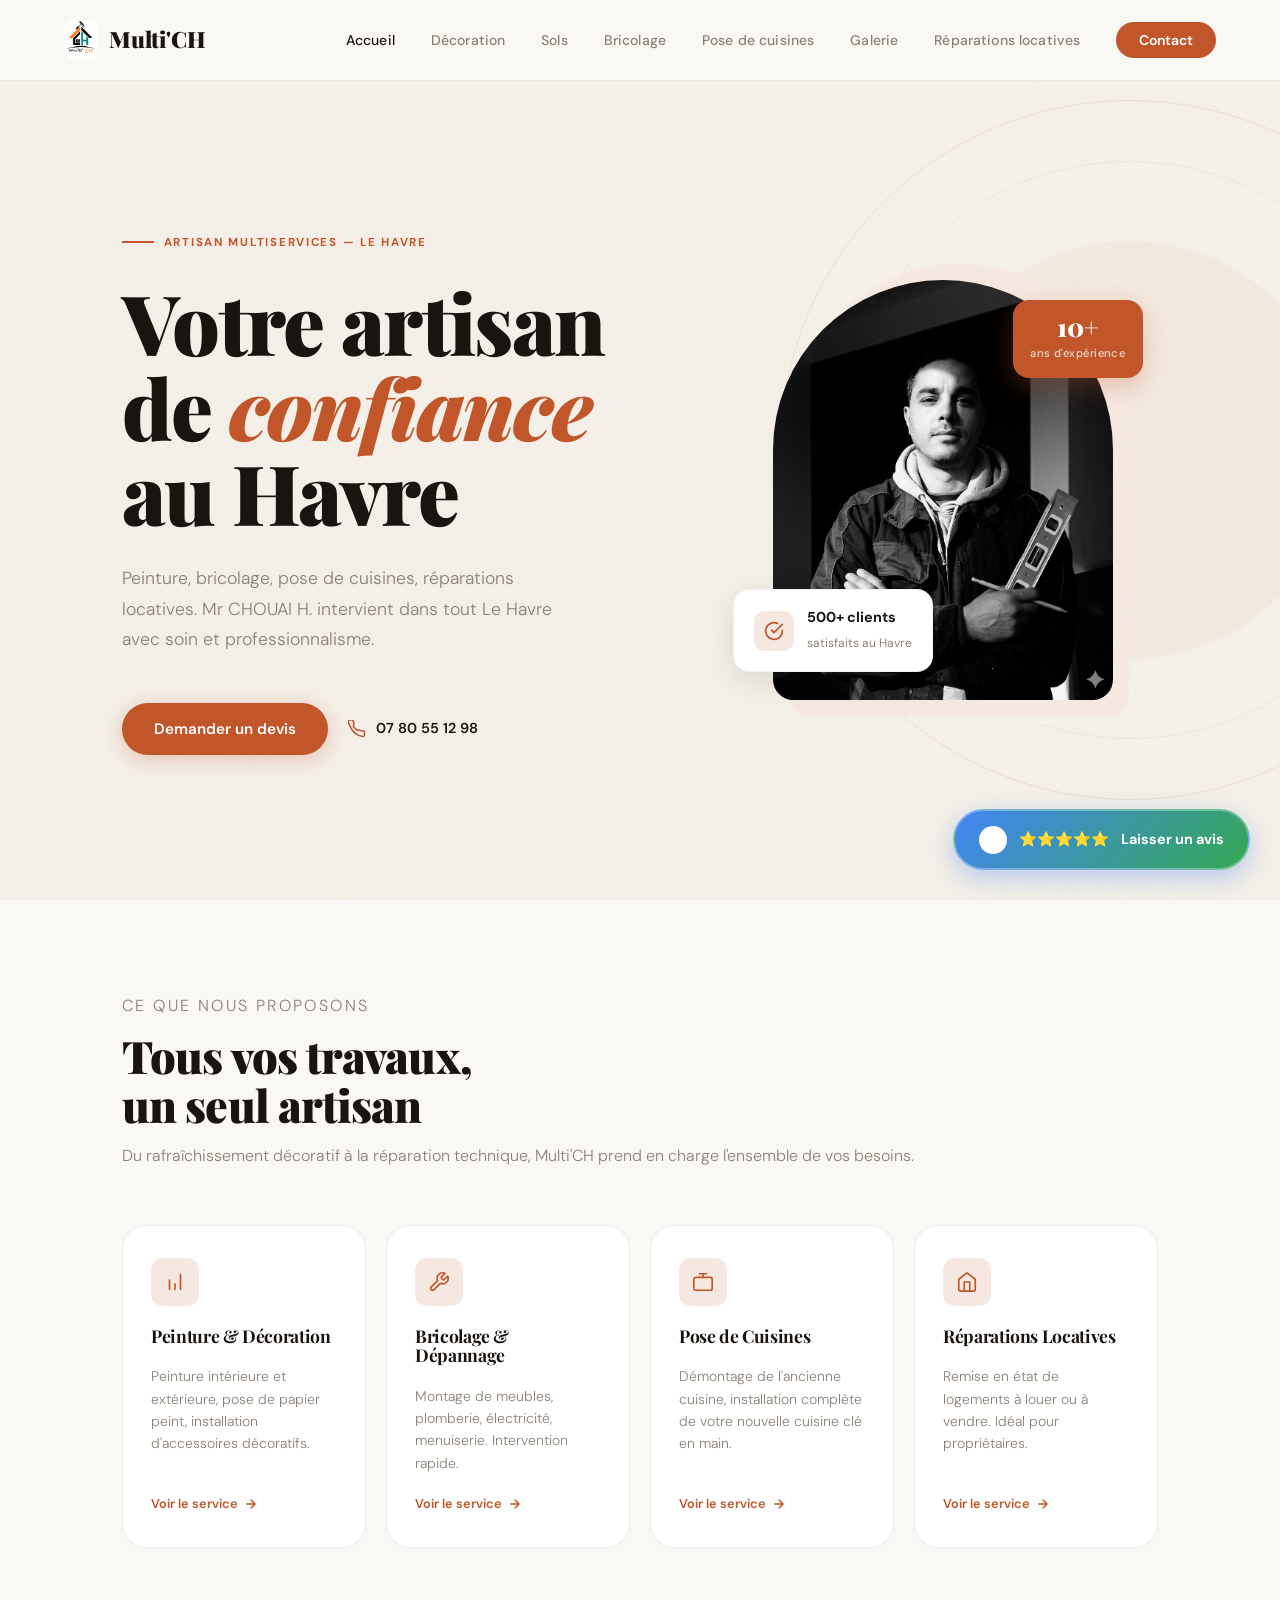
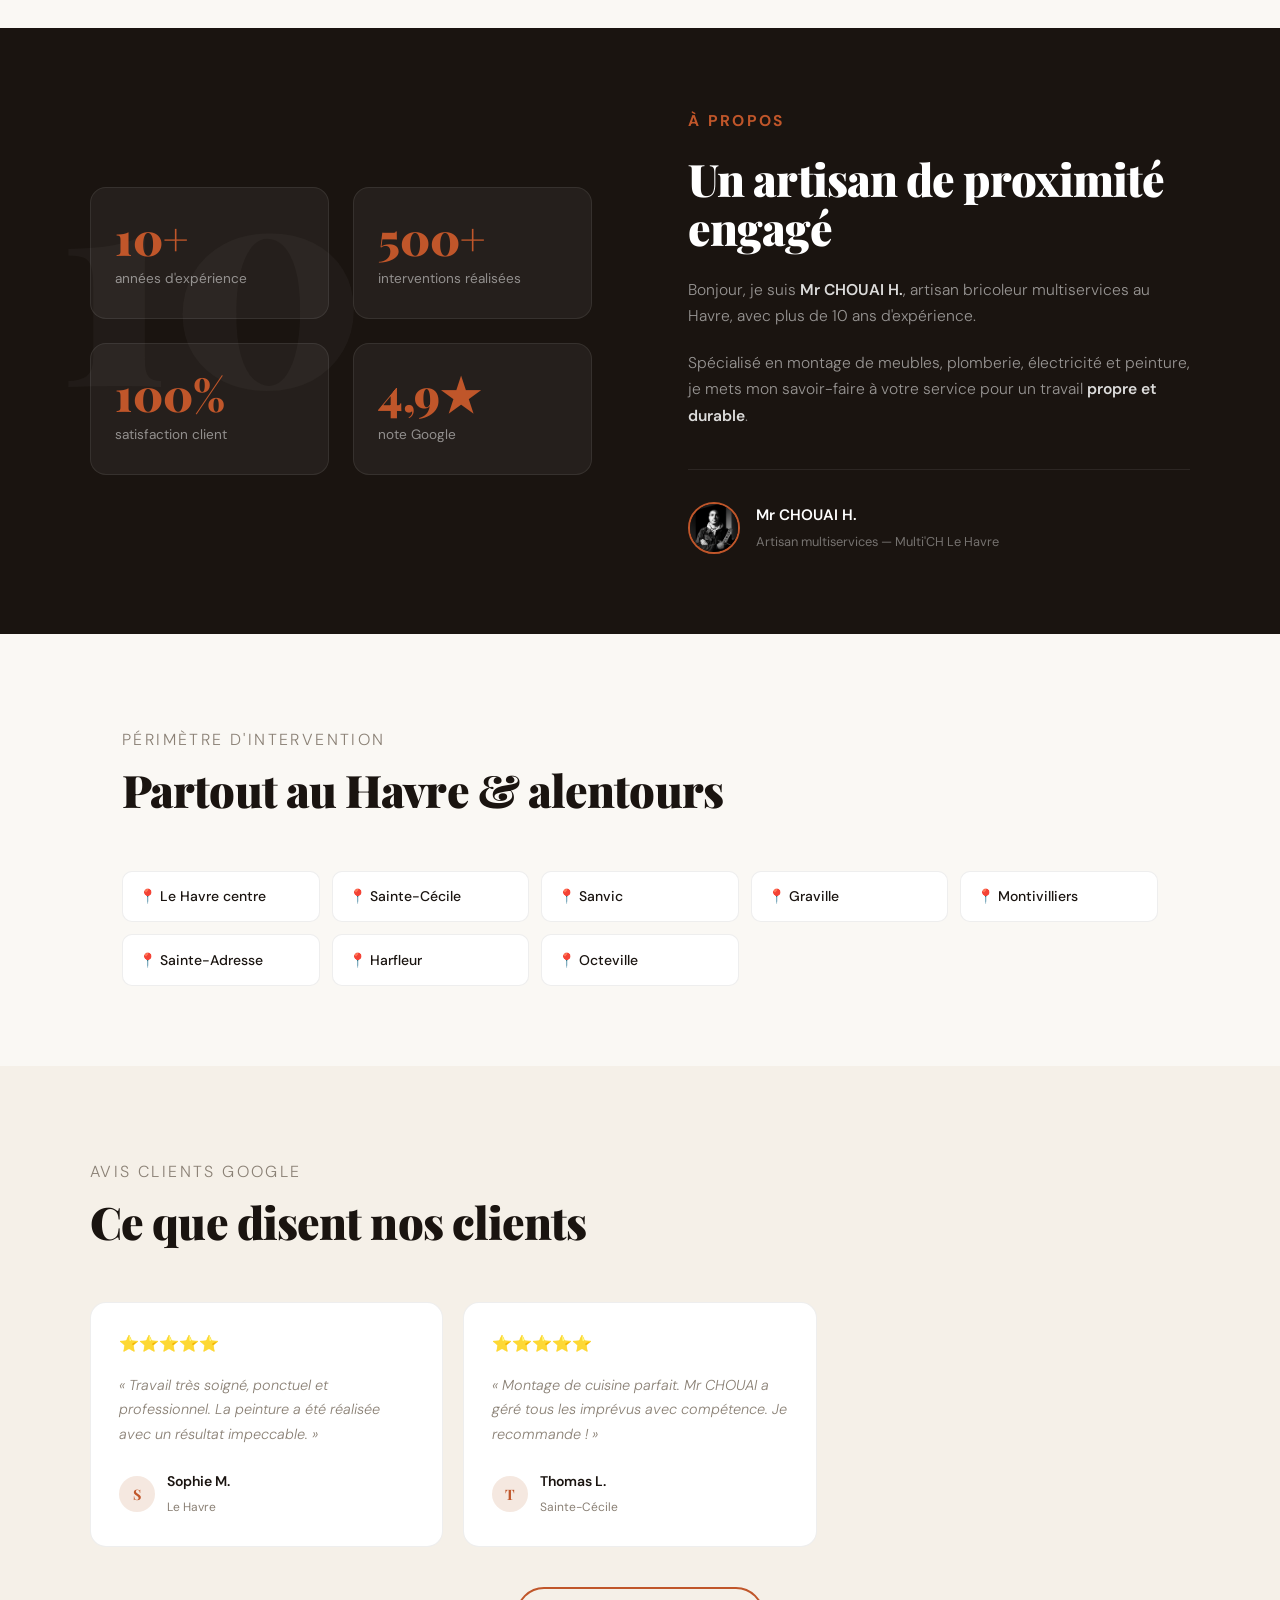
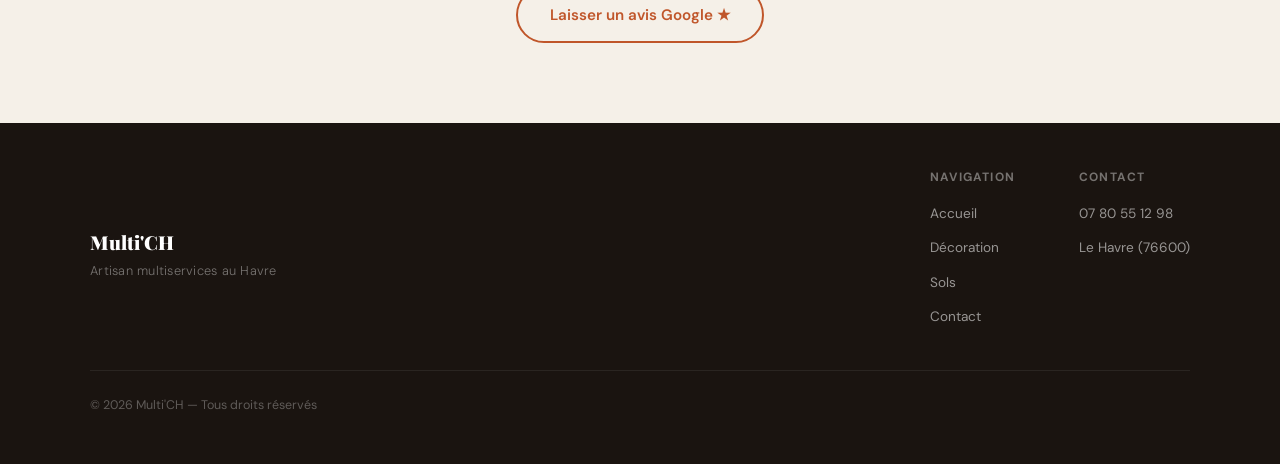
<file: index.html>
<!DOCTYPE html>
<html lang="fr">
<head>
    <meta charset="UTF-8">
    <meta name="viewport" content="width=device-width, initial-scale=1.0">
    <title>Multi'CH | Artisan Bricoleur au Havre - Peinture, Cuisine, Travaux</title>
    <meta name="description" content="Multi'CH — Artisan bricoleur multiservices au Havre. Peinture, bricolage, pose de cuisines, réparations locatives. Devis gratuit. 07 80 55 12 98">
    <meta name="keywords" content="bricoleur Havre, artisan multiservices Le Havre, dépannage maison Havre, peintre Havre, pose cuisine Havre, réparations locatives 76600">
    <meta name="robots" content="index, follow">
    <meta property="og:site_name" content="Multi'CH">
    <meta property="og:title" content="Multi'CH — Artisan Multiservices au Havre">
    <meta property="og:description" content="Peinture, bricolage, pose de cuisines, réparations locatives. Intervention rapide au Havre. Devis gratuit.">
    <meta property="og:type" content="business.business">
    <meta property="og:url" content="https://multich.fr/">
    <meta property="og:image" content="https://multich.fr/1768680134589.jpg">

    <meta name="geo.placename" content="Le Havre">
    <meta name="geo.region" content="FR-76">

    <script type="application/ld+json">
    {
      "@context": "https://schema.org",
      "@type": "WebSite",
      "name": "Multi'CH",
      "alternateName": "Multi CH",
      "url": "https://multich.fr/"
    }
    </script>

    <link rel="icon" href="favicon.ico" type="image/x-icon">
    <link rel="preconnect" href="https://fonts.googleapis.com">
    <link rel="preconnect" href="https://fonts.gstatic.com" crossorigin>
    <link href="https://fonts.googleapis.com/css2?family=Playfair+Display:ital,wght@0,700;0,900;1,700&family=DM+Sans:wght@300;400;500;600&display=swap" rel="stylesheet">
    <link rel="stylesheet" href="style.css">
    <link rel="canonical" href="https://multich.fr/">
</head>
<body>

<header>
    <nav class="nav">
        <a href="/" class="nav-logo">
            <img src="https://multi-ch.github.io/1768680134589.jpg" alt="Multi'CH Logo">
            Multi'CH
        </a>

        <ul class="nav-links">
            <li><a href="/" class="active">Accueil</a></li>
            <li><a href="/decoration">Décoration</a></li>
            <li><a href="/revetements-de-sol">Sols</a></li>
            <li><a href="/bricolage">Bricolage</a></li>
            <li><a href="/cuisine">Pose de cuisines</a></li>
            <li><a href="/galerie">Galerie</a></li>
            <li><a href="/reparations">Réparations locatives</a></li>
            <li><a href="/contact" class="nav-cta">Contact</a></li>
        </ul>

        <button class="nav-toggle" aria-label="Ouvrir le menu" aria-expanded="false">
            <span></span>
            <span></span>
            <span></span>
        </button>
    </nav>
</header>

<div class="nav-mobile" role="dialog" aria-label="Menu de navigation mobile">
    <ul class="nav-mobile-links">
        <li><a href="/" class="active">Accueil</a></li>
        <li><a href="/decoration">Décoration</a></li>
        <li><a href="/revetements-de-sol">Sols</a></li>
        <li><a href="/bricolage">Bricolage</a></li>
        <li><a href="/cuisine">Pose de cuisines</a></li>
        <li><a href="/galerie">Galerie</a></li>
        <li><a href="/reparations">Réparations locatives</a></li>
        <li><a href="/contact" class="nav-mobile-cta">Contact</a></li>
    </ul>
    <div class="nav-mobile-footer">
        <p>Mr CHOUAI H.</p>
        <a href="tel:0780551298">07 80 55 12 98</a>
    </div>
</div>


<section class="hero" id="accueil">
    <div class="hero-circle"></div>

    <div class="hero-grid">
        <div class="hero-content">
            <p class="hero-eyebrow" data-reveal>Artisan multiservices — Le Havre</p>

            <h1 data-reveal data-reveal-delay="1">
                Votre artisan<br>de <em>confiance</em><br>au Havre
            </h1>

            <p class="hero-desc" data-reveal data-reveal-delay="2">
                Peinture, bricolage, pose de cuisines, réparations locatives. 
                Mr CHOUAI H. intervient dans tout Le Havre avec soin et professionnalisme.
            </p>

            <div class="hero-actions" data-reveal data-reveal-delay="3">
                <a href="/contact" class="btn btn-primary">Demander un devis</a>
                <a href="tel:0780551298" class="hero-tel">
                    <svg width="18" height="18" viewBox="0 0 24 24" fill="none" stroke="currentColor" stroke-width="2" stroke-linecap="round" stroke-linejoin="round"><path d="M22 16.92v3a2 2 0 01-2.18 2 19.79 19.79 0 01-8.63-3.07A19.5 19.5 0 013.07 8.63a19.79 19.79 0 01-3.07-8.6A2 2 0 012.18 0h3a2 2 0 012 1.72c.127.96.361 1.903.7 2.81a2 2 0 01-.45 2.11L6.91 7.91a16 16 0 006.09 6.09l1.27-.53a2 2 0 012.11.45c.907.339 1.85.573 2.81.7A2 2 0 0122 16.92z"/></svg>
                    07 80 55 12 98
                </a>
            </div>
        </div>

        <div class="hero-photo" data-reveal data-reveal-delay="2">
            <div class="hero-photo-frame">
                <img src="images/moi.png" alt="Mr CHOUAI H. — Artisan Multi'CH"
                     onerror="this.style.display='none'; this.parentElement.querySelector('.img-fallback').style.display='flex'">
                <div class="img-fallback" style="display:none; width:100%; height:100%; border-radius:200px 200px 24px 24px; background:var(--rust-pale); align-items:center; justify-content:center;">
                    <svg width="64" height="64" viewBox="0 0 24 24" fill="none" stroke="var(--rust)" stroke-width="1" stroke-linecap="round" stroke-linejoin="round"><path d="M20 21v-2a4 4 0 00-4-4H8a4 4 0 00-4 4v2"/><circle cx="12" cy="7" r="4"/></svg>
                </div>

                <div class="hero-badge-2">
                    <strong>10+</strong>
                    <span>ans d'expérience</span>
                </div>

                <div class="hero-badge">
                    <div class="badge-icon">
                        <svg width="20" height="20" viewBox="0 0 24 24" fill="none" stroke="currentColor" stroke-width="2" stroke-linecap="round" stroke-linejoin="round"><path d="M22 11.08V12a10 10 0 11-5.93-9.14"/><polyline points="22 4 12 14.01 9 11.01"/></svg>
                    </div>
                    <div class="badge-text">
                        <strong>500+ clients</strong>
                        <span>satisfaits au Havre</span>
                    </div>
                </div>
            </div>
        </div>
    </div>
</section>


<div class="services-overview" id="services">
    <div class="section-header" data-reveal>
        <p class="section-label">Ce que nous proposons</p>
        <h2>Tous vos travaux,<br>un seul artisan</h2>
        <p>Du rafraîchissement décoratif à la réparation technique, Multi'CH prend en charge l'ensemble de vos besoins.</p>
    </div>

    <div class="services-cards">
        <a href="/decoration" class="srv-card" data-reveal>
            <div class="srv-icon"><svg width="22" height="22" viewBox="0 0 24 24" fill="none" stroke="currentColor" stroke-width="1.8" stroke-linecap="round" stroke-linejoin="round"><path d="M12 20v-6M6 20V10M18 20V4"/></svg></div>
            <h3>Peinture & Décoration</h3>
            <p>Peinture intérieure et extérieure, pose de papier peint, installation d'accessoires décoratifs.</p>
            <span class="srv-link">Voir le service <svg width="14" height="14" viewBox="0 0 24 24" fill="none" stroke="currentColor" stroke-width="2.5" stroke-linecap="round" stroke-linejoin="round"><path d="M5 12h14M12 5l7 7-7 7"/></svg></span>
        </a>

        <a href="/bricolage" class="srv-card" data-reveal data-reveal-delay="1">
            <div class="srv-icon"><svg width="22" height="22" viewBox="0 0 24 24" fill="none" stroke="currentColor" stroke-width="1.8" stroke-linecap="round" stroke-linejoin="round"><path d="M14.7 6.3a1 1 0 000 1.4l1.6 1.6a1 1 0 001.4 0l3.77-3.77a6 6 0 01-7.94 7.94l-6.91 6.91a2.12 2.12 0 01-3-3l6.91-6.91a6 6 0 017.94-7.94l-3.76 3.76z"/></svg></div>
            <h3>Bricolage & Dépannage</h3>
            <p>Montage de meubles, plomberie, électricité, menuiserie. Intervention rapide.</p>
            <span class="srv-link">Voir le service <svg width="14" height="14" viewBox="0 0 24 24" fill="none" stroke="currentColor" stroke-width="2.5" stroke-linecap="round" stroke-linejoin="round"><path d="M5 12h14M12 5l7 7-7 7"/></svg></span>
        </a>

        <a href="/cuisine" class="srv-card" data-reveal data-reveal-delay="2">
            <div class="srv-icon"><svg width="22" height="22" viewBox="0 0 24 24" fill="none" stroke="currentColor" stroke-width="1.8" stroke-linecap="round" stroke-linejoin="round"><rect x="2" y="7" width="20" height="14" rx="2"/><path d="M16 3H8M12 3v4"/></svg></div>
            <h3>Pose de Cuisines</h3>
            <p>Démontage de l'ancienne cuisine, installation complète de votre nouvelle cuisine clé en main.</p>
            <span class="srv-link">Voir le service <svg width="14" height="14" viewBox="0 0 24 24" fill="none" stroke="currentColor" stroke-width="2.5" stroke-linecap="round" stroke-linejoin="round"><path d="M5 12h14M12 5l7 7-7 7"/></svg></span>
        </a>

        <a href="/reparations" class="srv-card" data-reveal data-reveal-delay="3">
            <div class="srv-icon"><svg width="22" height="22" viewBox="0 0 24 24" fill="none" stroke="currentColor" stroke-width="1.8" stroke-linecap="round" stroke-linejoin="round"><path d="M3 9l9-7 9 7v11a2 2 0 01-2 2H5a2 2 0 01-2-2z"/><polyline points="9 22 9 12 15 12 15 22"/></svg></div>
            <h3>Réparations Locatives</h3>
            <p>Remise en état de logements à louer ou à vendre. Idéal pour propriétaires.</p>
            <span class="srv-link">Voir le service <svg width="14" height="14" viewBox="0 0 24 24" fill="none" stroke="currentColor" stroke-width="2.5" stroke-linecap="round" stroke-linejoin="round"><path d="M5 12h14M12 5l7 7-7 7"/></svg></span>
        </a>
    </div>
</div>


<section class="about-section" id="a-propos">
    <div class="about-inner">
        <div class="about-deco-side" data-reveal>
            <div class="about-stats-grid">
                <div class="about-stat-card"><div class="num">10+</div><p>années d'expérience</p></div>
                <div class="about-stat-card"><div class="num">500+</div><p>interventions réalisées</p></div>
                <div class="about-stat-card"><div class="num">100%</div><p>satisfaction client</p></div>
                <div class="about-stat-card"><div class="num">4,9★</div><p>note Google</p></div>
            </div>
        </div>

        <div class="about-content" data-reveal data-reveal-delay="2">
            <p class="section-label">À propos</p>
            <h2>Un artisan de proximité engagé</h2>
            <p>Bonjour, je suis <strong>Mr CHOUAI H.</strong>, artisan bricoleur multiservices au Havre, avec plus de 10 ans d'expérience.</p>
            <p>Spécialisé en montage de meubles, plomberie, électricité et peinture, je mets mon savoir-faire à votre service pour un travail <strong>propre et durable</strong>.</p>

            <div class="about-signature">
                <img src="images/moi.png" alt="Mr CHOUAI H." class="about-avatar" onerror="this.outerHTML='<div class=about-avatar-placeholder>C</div>'">
                <div class="about-sig-text">
                    <strong>Mr CHOUAI H.</strong>
                    <span>Artisan multiservices — Multi'CH Le Havre</span>
                </div>
            </div>
        </div>
    </div>
</section>


<div class="zones-section" data-reveal>
    <div class="section-header">
        <p class="section-label">Périmètre d'intervention</p>
        <h2>Partout au Havre & alentours</h2>
    </div>
    <div class="zones-grid">
        <div class="zone-chip">📍 Le Havre centre</div>
        <div class="zone-chip">📍 Sainte-Cécile</div>
        <div class="zone-chip">📍 Sanvic</div>
        <div class="zone-chip">📍 Graville</div>
        <div class="zone-chip">📍 Montivilliers</div>
        <div class="zone-chip">📍 Sainte-Adresse</div>
        <div class="zone-chip">📍 Harfleur</div>
        <div class="zone-chip">📍 Octeville</div>
    </div>
</div>


<section class="reviews-section">
    <div class="reviews-inner">
        <div class="section-header" data-reveal>
            <p class="section-label">Avis clients Google</p>
            <h2>Ce que disent nos clients</h2>
        </div>
        <div class="reviews-grid">
            <div class="review-card" data-reveal>
                <div class="review-stars">⭐⭐⭐⭐⭐</div>
                <p class="review-text">« Travail très soigné, ponctuel et professionnel. La peinture a été réalisée avec un résultat impeccable. »</p>
                <div class="review-author"><div class="review-avatar">S</div><div><strong>Sophie M.</strong><span>Le Havre</span></div></div>
            </div>
            <div class="review-card" data-reveal data-reveal-delay="1">
                <div class="review-stars">⭐⭐⭐⭐⭐</div>
                <p class="review-text">« Montage de cuisine parfait. Mr CHOUAI a géré tous les imprévus avec compétence. Je recommande ! »</p>
                <div class="review-author"><div class="review-avatar">T</div><div><strong>Thomas L.</strong><span>Sainte-Cécile</span></div></div>
            </div>
        </div>
        <div class="reviews-cta" data-reveal>
            <a href="https://g.page/r/CZeWXXByZa6vEAE/review" target="_blank" class="btn btn-outline">Laisser un avis Google ★</a>
        </div>
    </div>
</section>


<footer>
    <div class="footer-inner">
        <div class="footer-brand">Multi'CH <span>Artisan multiservices au Havre</span></div>
        <div class="footer-links-group">
            <div class="footer-col">
                <h4>Navigation</h4>
                <ul>
                    <li><a href="/">Accueil</a></li>
                    <li><a href="/decoration">Décoration</a></li>
                    <li><a href="/revetements-de-sol">Sols</a></li>
                    <li><a href="/contact">Contact</a></li>
                </ul>
            </div>
            <div class="footer-col">
                <h4>Contact</h4>
                <ul>
                    <li><a href="tel:0780551298">07 80 55 12 98</a></li>
                    <li><span>Le Havre (76600)</span></li>
                </ul>
            </div>
        </div>
    </div>
    <div class="footer-bottom"><p>© 2026 Multi'CH — Tous droits réservés</p></div>
</footer>

<div class="google-review-floating">
    <a href="https://g.page/r/CZeWXXByZa6vEAE/review" target="_blank" class="google-review-btn">
        <div class="google-icon">G</div>
        <div class="stars">⭐⭐⭐⭐⭐</div>
        <span class="btn-text">Laisser un avis</span>
    </a>
</div>


<script>
    // 1. Scroll Reveal
    const observer = new IntersectionObserver((entries) => {
        entries.forEach(e => { if (e.isIntersecting) e.target.classList.add('visible'); });
    }, { threshold: 0.08 });
    document.querySelectorAll('[data-reveal]').forEach(el => observer.observe(el));

    // 2. Menu Mobile
    const toggle = document.querySelector('.nav-toggle');
    const mobileMenu = document.querySelector('.nav-mobile');

    if (toggle && mobileMenu) {
        toggle.addEventListener('click', () => {
            const isOpen = toggle.classList.toggle('open');
            mobileMenu.classList.toggle('open', isOpen);
            document.body.classList.toggle('nav-open', isOpen);
        });

        // Fermer le menu au clic sur un lien
        document.querySelectorAll('.nav-mobile-links a').forEach(link => {
            link.addEventListener('click', () => {
                toggle.classList.remove('open');
                mobileMenu.classList.remove('open');
                document.body.classList.remove('nav-open');
            });
        });
    }
</script>

</body>
</html>
</file>
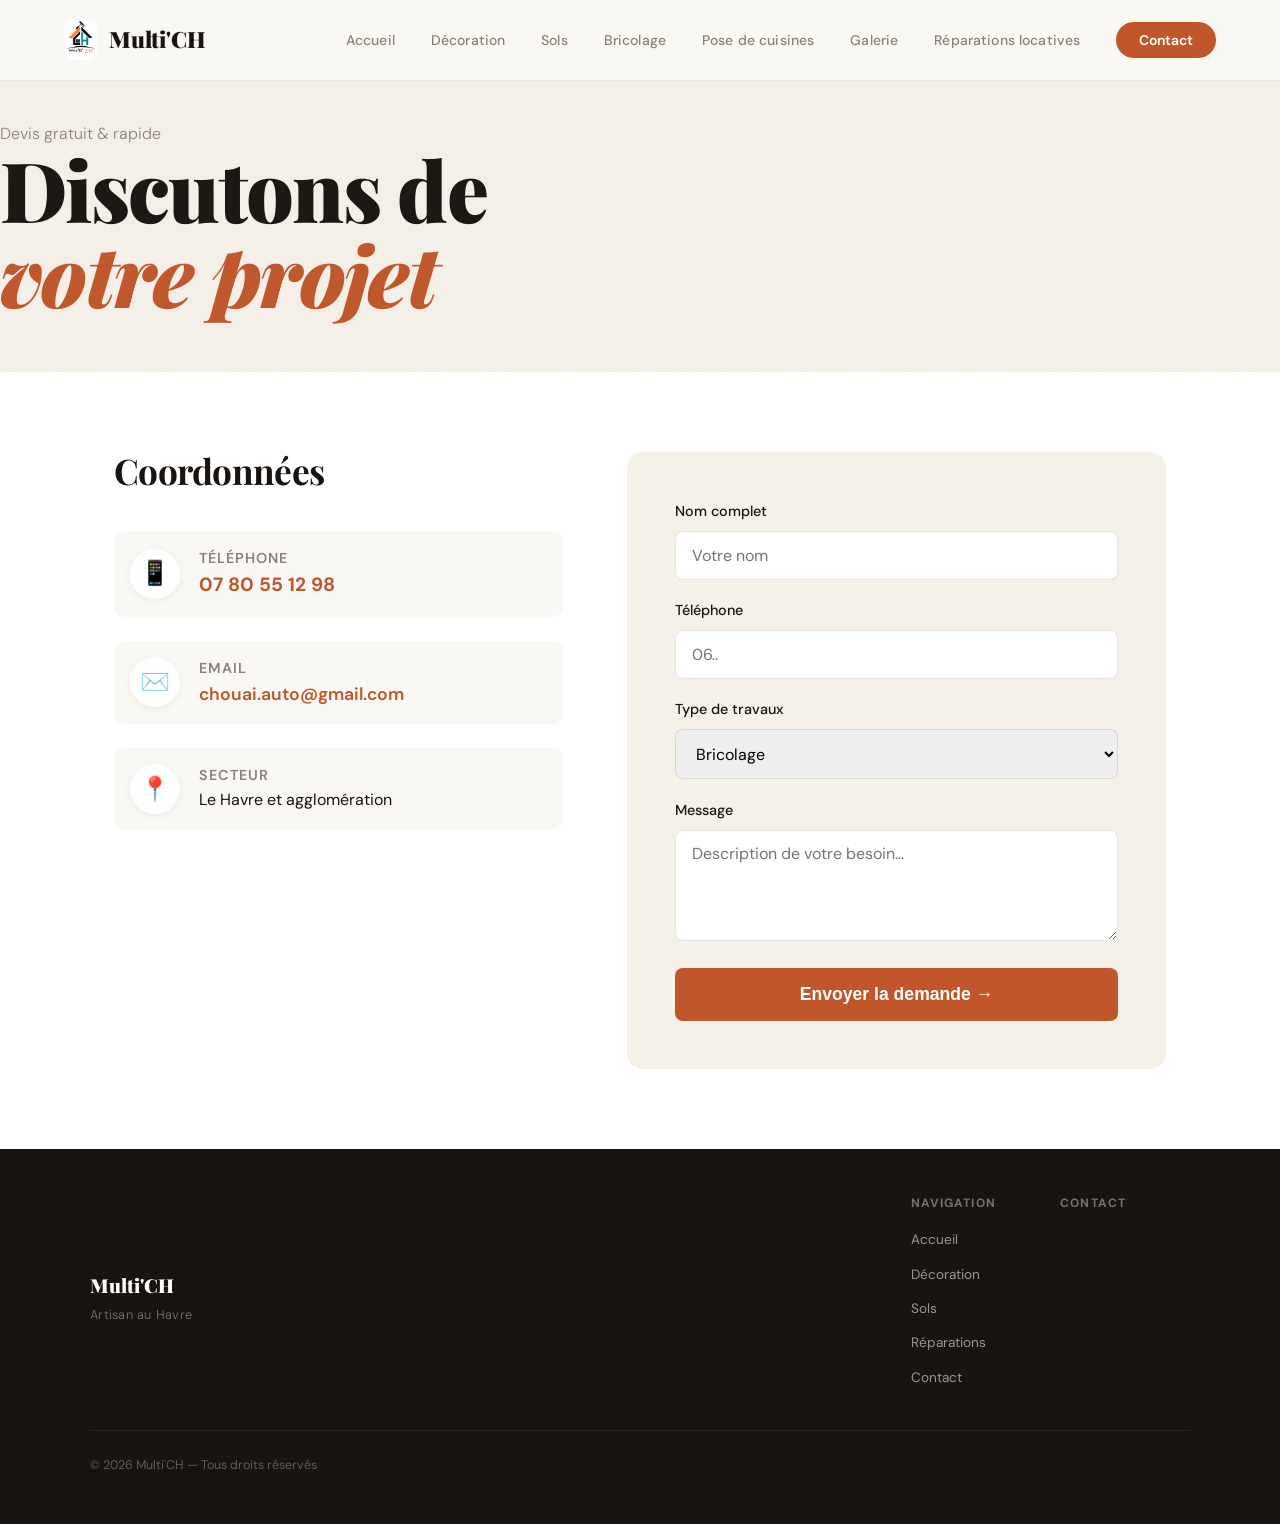
<file: contact.html>
<!DOCTYPE html>
<html lang="fr">
<head>
    <meta charset="UTF-8">
    <meta name="viewport" content="width=device-width, initial-scale=1.0">
    <meta name="description" content="Multi'CH — Demandez un devis gratuit pour vos travaux de bricolage, pose de cuisine, réparations locatives au Havre.">
    <title>Contact — Multi'CH Le Havre</title>
    <meta property="og:url" content="https://multich.fr/contact">
    <link rel="preconnect" href="https://fonts.googleapis.com">
    <link href="https://fonts.googleapis.com/css2?family=Playfair+Display:ital,wght@0,700;0,900;1,700&family=DM+Sans:wght@300;400;500;600&display=swap" rel="stylesheet">
    <link rel="stylesheet" href="style.css">
    <link rel="canonical" href="https://multich.fr/contact">
</head>
<body>

<header>
    <nav class="nav">
        <a href="/" class="nav-logo">
            <img src="/1768680134589.jpg" alt="Multi'CH Logo">
            Multi'CH
        </a>

        <ul class="nav-links">
            <li><a href="/">Accueil</a></li>
            <li><a href="/decoration">Décoration</a></li>
            <li><a href="/revetements-de-sol">Sols</a></li>
            <li><a href="/bricolage">Bricolage</a></li>
            <li><a href="/cuisine">Pose de cuisines</a></li>
            <li><a href="/galerie">Galerie</a></li>
            <li><a href="/reparations">Réparations locatives</a></li>
            <li><a href="/contact" class="active nav-cta">Contact</a></li>
        </ul>

        <button class="nav-toggle" aria-label="Ouvrir le menu">
            <span></span>
            <span></span>
            <span></span>
        </button>
    </nav>
</header>

<div class="nav-mobile">
    <ul class="nav-mobile-links">
        <li><a href="/">Accueil</a></li>
        <li><a href="/decoration">Décoration</a></li>
        <li><a href="/revetements-de-sol">Sols</a></li>
        <li><a href="/bricolage">Bricolage</a></li>
        <li><a href="/cuisine">Pose de cuisines</a></li>
        <li><a href="/galerie">Galerie</a></li>
        <li><a href="/reparations">Réparations locatives</a></li>
        <li><a href="/contact" class="active nav-mobile-cta">Contact</a></li>
    </ul>
    <div class="nav-mobile-footer">📞 07 80 55 12 98</div>
</div>

<section class="hero" style="min-height: 40vh; padding-top: 120px;">
    <div class="hero-inner">
        <p class="hero-label" data-reveal>Devis gratuit & rapide</p>
        <h1 data-reveal data-reveal-delay="1">Discutons de <em>votre projet</em></h1>
        <p class="hero-sub" data-reveal data-reveal-delay="2">Réponse sous 24h pour vos travaux au Havre.</p>
    </div>
</section>

<div class="contact-section">
    <div class="contact-grid">
        <div class="contact-info" data-reveal>
            <h3>Coordonnées</h3>
            <div class="contact-details">
                <div class="contact-item">
                    <div class="icon-box">📱</div>
                    <div>
                        <strong>Téléphone</strong>
                        <a href="tel:0780551298" style="color: var(--rust); font-weight: 700; font-size: 1.2rem;">07 80 55 12 98</a>
                    </div>
                </div>
                <div class="contact-item">
                    <div class="icon-box">✉️</div>
                    <div>
                        <strong>Email</strong>
                        <a href="mailto:chouai.auto@gmail.com" style="color: var(--rust);">chouai.auto@gmail.com</a>
                    </div>
                </div>
                <div class="contact-item">
                    <div class="icon-box">📍</div>
                    <div>
                        <strong>Secteur</strong>
                        Le Havre et agglomération
                    </div>
                </div>
            </div>
        </div>

        <div class="contact-form" data-reveal>
            <div id="formSuccess" class="form-success">✅ Message envoyé !</div>
            <form id="contactForm" action="https://formspree.io/f/xwvaylll" method="POST">
                <div class="form-group">
                    <label>Nom complet</label>
                    <input type="text" name="name" required placeholder="Votre nom">
                </div>
                <div class="form-group">
                    <label>Téléphone</label>
                    <input type="tel" name="phone" required placeholder="06..">
                </div>
                <div class="form-group">
                    <label>Type de travaux</label>
                    <select name="service">
                        <option>Bricolage</option>
                        <option>Réparation locative</option>
                        <option>Cuisine</option>
                        <option>Décoration / Peinture</option>
                        <option>Revêtements de sol</option>
                    </select>
                </div>
                <div class="form-group">
                    <label>Message</label>
                    <textarea name="message" rows="4" required placeholder="Description de votre besoin..."></textarea>
                </div>
                <button type="submit" class="btn-submit">Envoyer la demande →</button>
            </form>
        </div>
    </div>
</div>

<footer>
    <div class="footer-inner">
        <div class="footer-brand">Multi'CH <span>Artisan au Havre</span></div>
        <div class="footer-links-group">
            <div class="footer-col">
                <h4>Navigation</h4>
                <ul>
                    <li><a href="/">Accueil</a></li>
                    <li><a href="/decoration">Décoration</a></li>
                    <li><a href="/revetements-de-sol">Sols</a></li>
                    <li><a href="/reparations">Réparations</a></li>
                    <li><a href="/contact">Contact</a></li>
                </ul>
            </div>
            <div class="footer-col">
                <h4>Contact</h4>
                <ul>
                    <li>07 80 55 12 98</li>
                    <li>Le Havre (76600)</li>
                </ul>
            </div>
        </div>
    </div>
    <div class="footer-bottom">
        <p>© 2026 Multi'CH — Tous droits réservés</p>
    </div>
</footer>

<script>
    /* 1. Menu Mobile */
    const toggle = document.querySelector('.nav-toggle');
    const mobileMenu = document.querySelector('.nav-mobile');

    toggle.addEventListener('click', () => {
        const isOpen = toggle.classList.toggle('open');
        mobileMenu.classList.toggle('open', isOpen);
        document.body.classList.toggle('nav-open', isOpen);
    });

    /* 2. Scroll Reveal */
    const observer = new IntersectionObserver((entries) => {
        entries.forEach(e => { if (e.isIntersecting) e.target.classList.add('visible'); });
    }, { threshold: 0.1 });
    document.querySelectorAll('[data-reveal]').forEach(el => observer.observe(el));

    /* 3. Formulaire */
    const form = document.getElementById('contactForm');
    form.addEventListener('submit', async (e) => {
        e.preventDefault();
        const res = await fetch(form.action, {
            method: 'POST',
            body: new FormData(form),
            headers: { 'Accept': 'application/json' }
        });
        if (res.ok) {
            document.getElementById('formSuccess').style.display = 'block';
            form.reset();
        }
    });
</script>

</body>
</html>
</file>
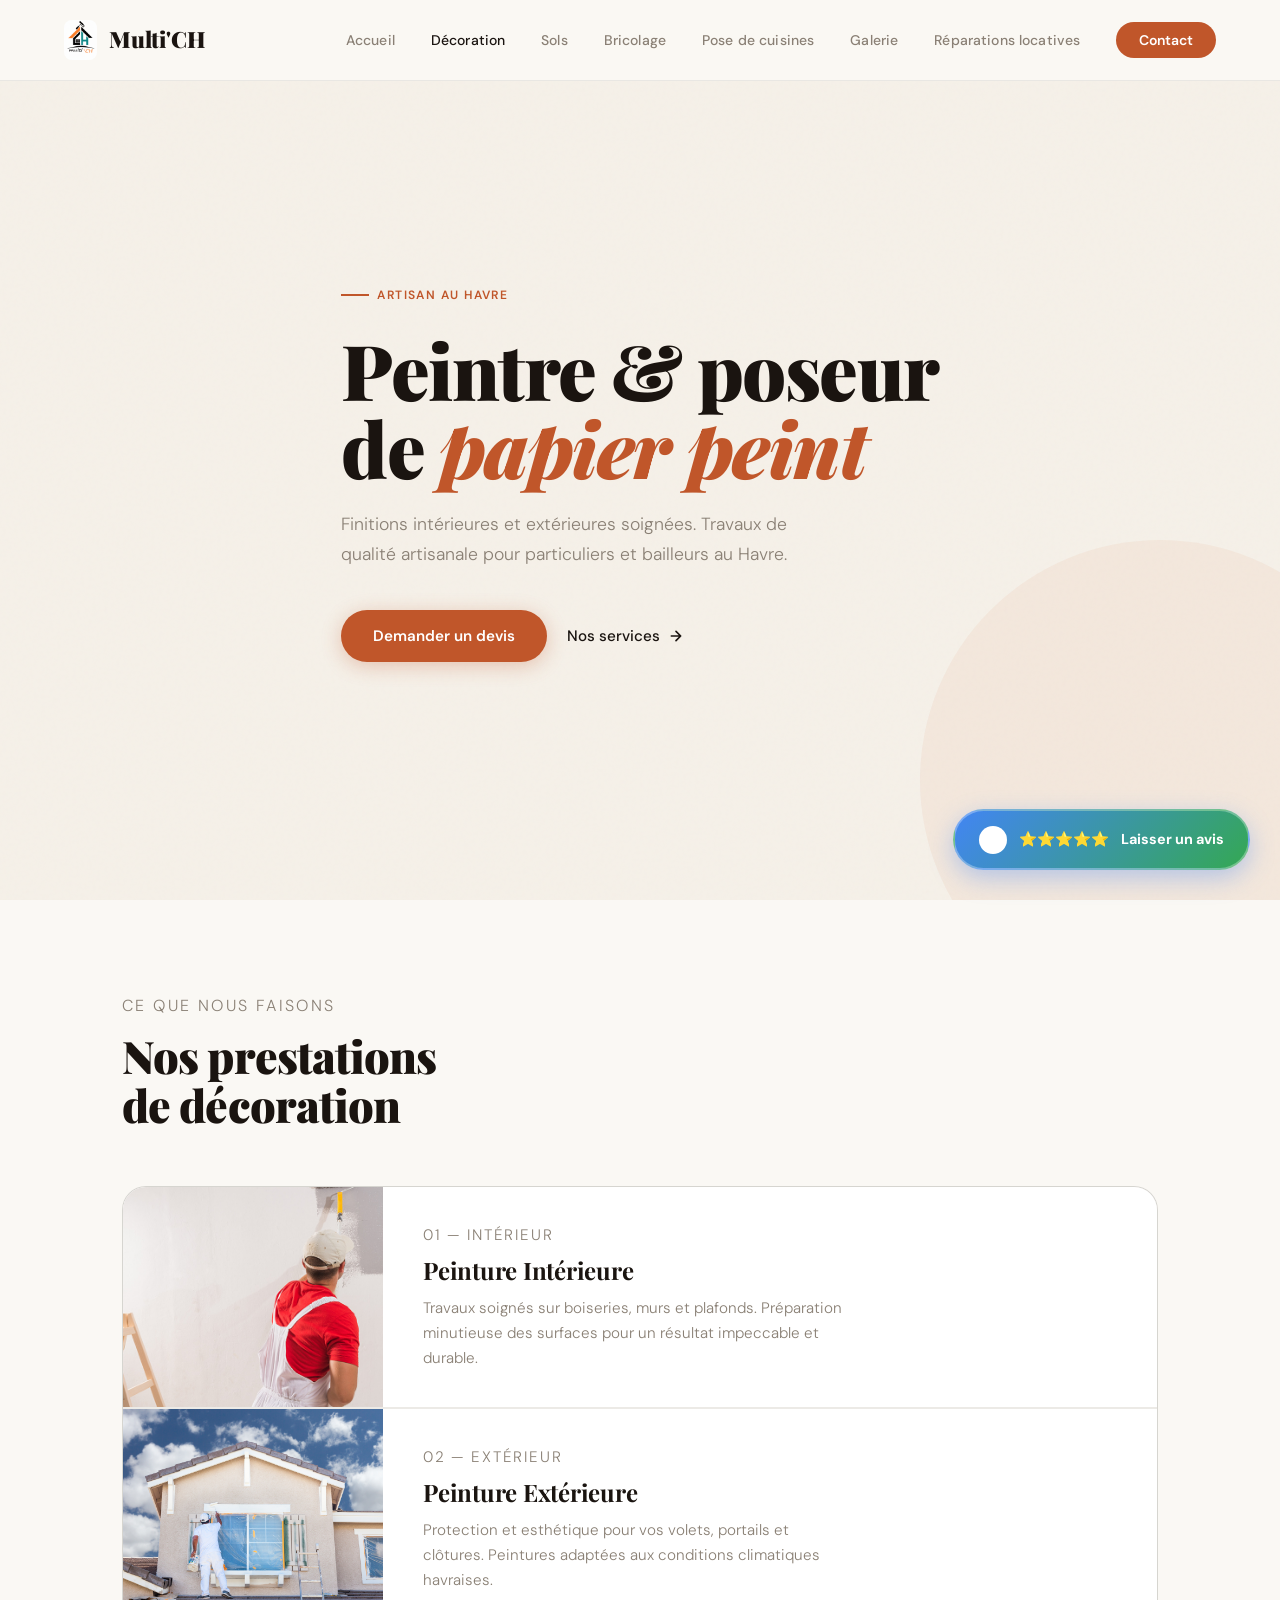
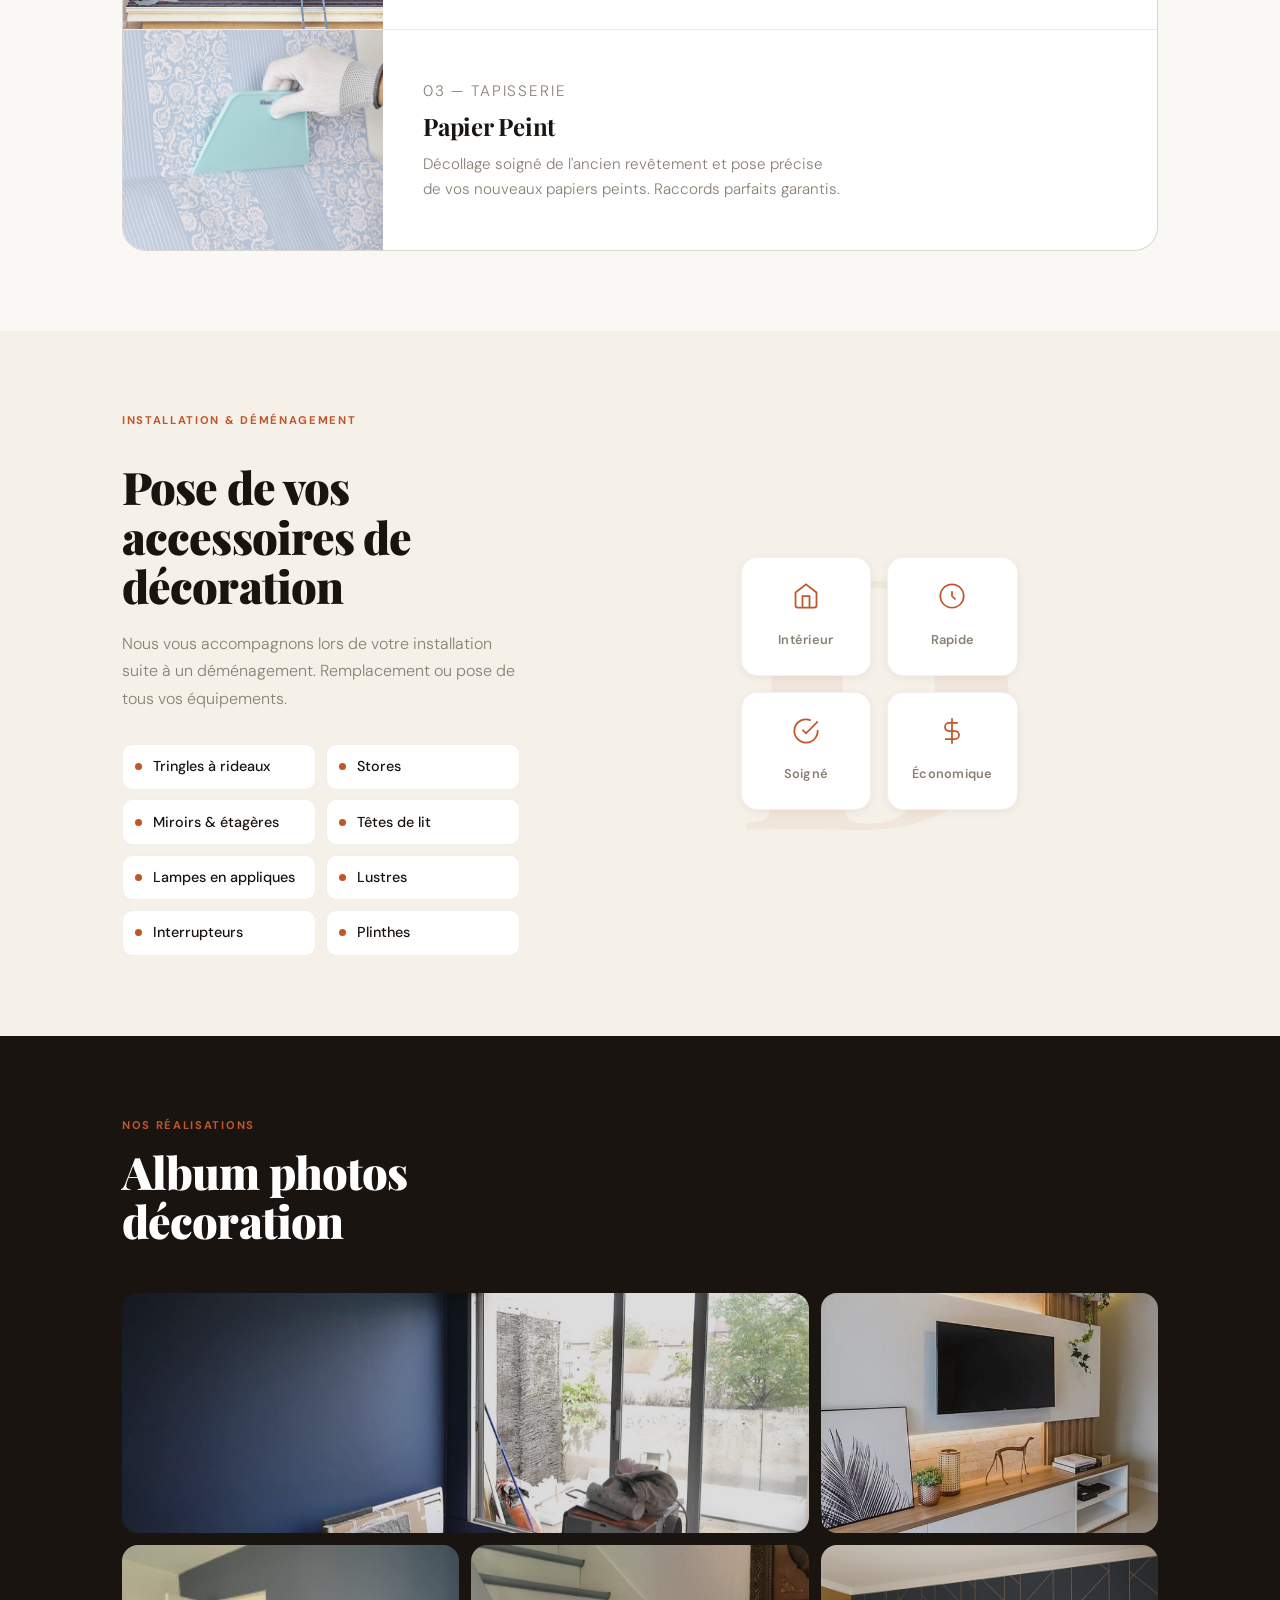
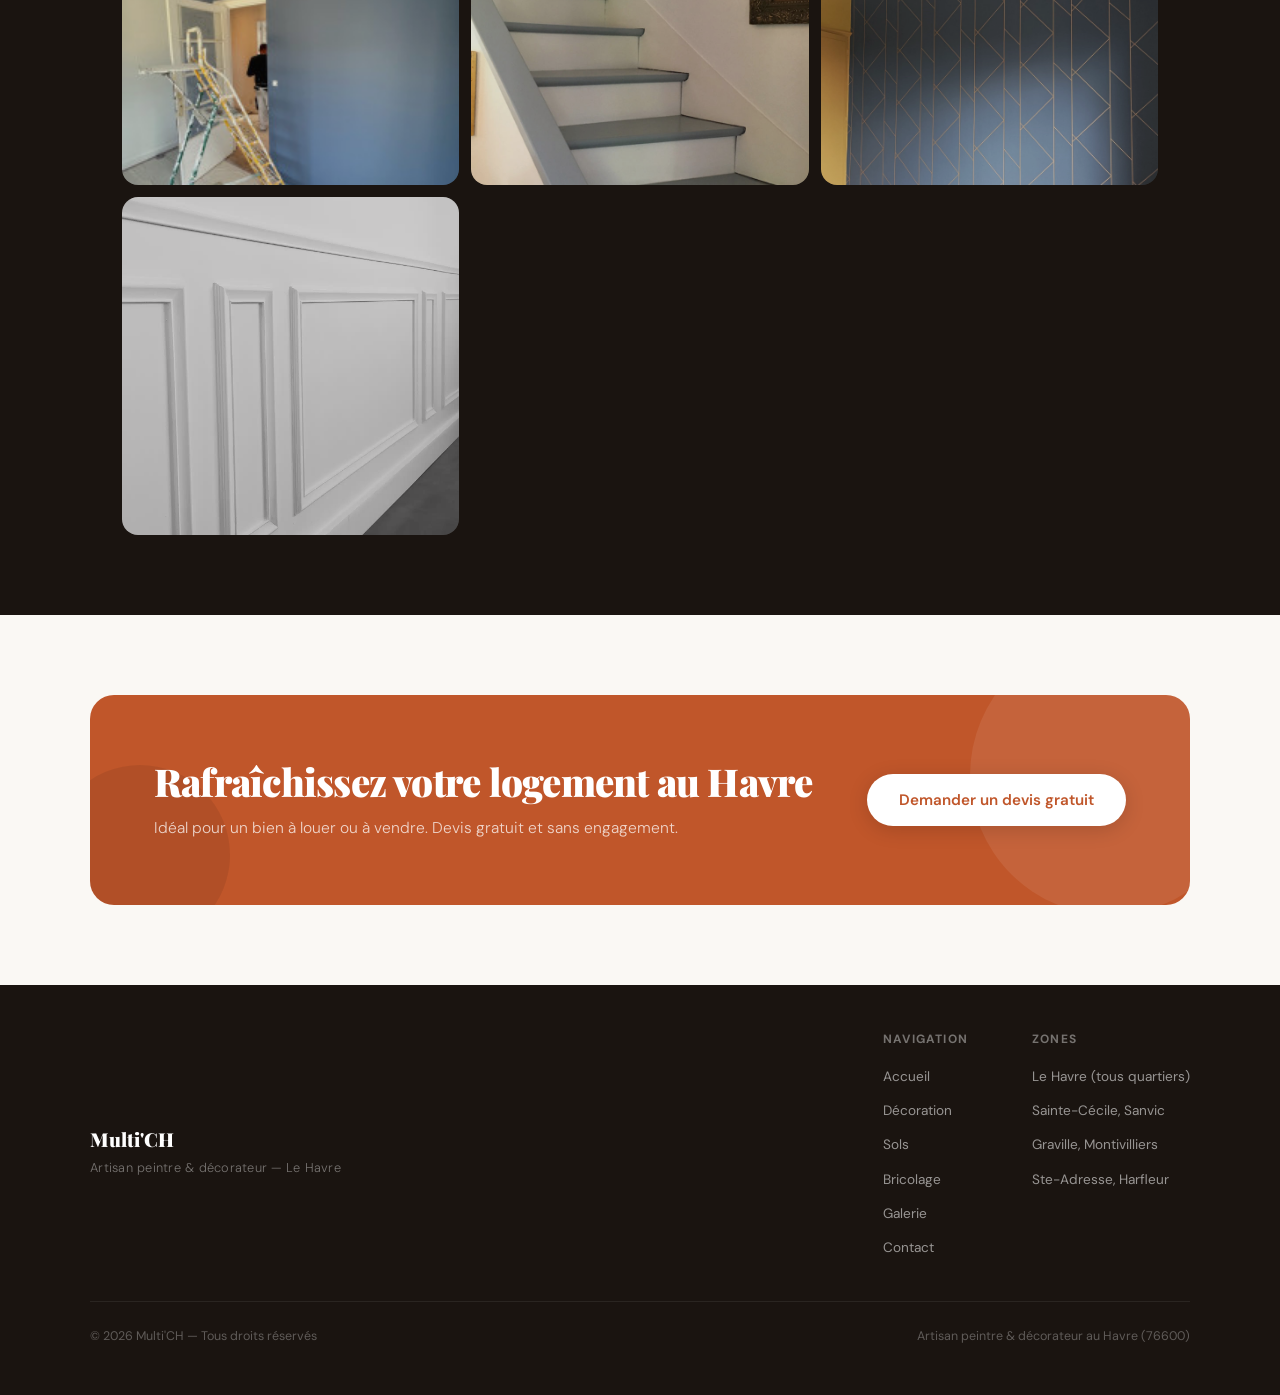
<file: decoration.html>
<!DOCTYPE html>
<html lang="fr">
<head>
    <meta charset="UTF-8">
    <meta name="viewport" content="width=device-width, initial-scale=1.0">
    <title>Peintre & Poseur de Papier Peint — Multi'CH Le Havre</title>
    <meta property="og:url" content="https://multich.fr/decoration">
    <link rel="preconnect" href="https://fonts.googleapis.com">
    <link href="https://fonts.googleapis.com/css2?family=Playfair+Display:ital,wght@0,700;0,900;1,700&family=DM+Sans:wght@300;400;500;600&display=swap" rel="stylesheet">
    <link rel="stylesheet" href="style.css">
    <link rel="canonical" href="https://multich.fr/decoration">
    <style>
        /* ── Styles spécifiques à la page Décoration ─── */

        .hero {
            padding-top: 120px;
            padding-bottom: 80px;
            background: var(--sand);
            position: relative;
            overflow: hidden;
        }
        .hero::before {
            content: '';
            position: absolute;
            inset: 0;
            background-image: url("data:image/svg+xml,%3Csvg viewBox='0 0 256 256' xmlns='http://www.w3.org/2000/svg'%3E%3Cfilter id='n'%3E%3CfeTurbulence type='fractalNoise' baseFrequency='0.9' numOctaves='4' stitchTiles='stitch'/%3E%3C/filter%3E%3Crect width='100%25' height='100%25' filter='url(%23n)' opacity='0.04'/%3E%3C/svg%3E");
            pointer-events: none; opacity: .5;
        }
        .hero::after {
            content: '';
            position: absolute;
            right: -120px; bottom: -120px;
            width: 480px; height: 480px;
            border-radius: 50%;
            background: var(--rust);
            opacity: .06;
        }
        .hero-inner {
            max-width: var(--container);
            margin: 0 auto;
            padding: 0 var(--gap);
            position: relative;
            z-index: 1;
        }
        .hero-label {
            display: inline-flex;
            align-items: center;
            gap: .5rem;
            font-size: .75rem;
            font-weight: 600;
            letter-spacing: .12em;
            text-transform: uppercase;
            color: var(--rust);
            margin-bottom: 1.5rem;
        }
        .hero-label::before {
            content: '';
            display: block;
            width: 28px; height: 2px;
            background: var(--rust);
        }
        .hero h1 { font-size: clamp(2.8rem, 6vw, 5rem); max-width: 800px; margin-bottom: 1.5rem; }
        .hero h1 em { font-style: italic; color: var(--rust); }
        .hero-sub { font-size: 1.1rem; max-width: 480px; margin-bottom: 2.5rem; }
        .hero-actions { display: flex; align-items: center; gap: 1.25rem; }
        .hero-bar {
            margin-top: 5rem; height: 1px;
            background: linear-gradient(90deg, transparent, rgba(26,20,16,.12) 30%, rgba(26,20,16,.12) 70%, transparent);
        }

        .accessories-inner {
            max-width: var(--container);
            margin: 0 auto;
            padding: var(--section-py) var(--gap);
            display: grid;
            grid-template-columns: 1fr 1.4fr;
            gap: 5rem;
            align-items: center;
        }
        .accessories-text h2 { margin-bottom: 1.25rem; }
        .accessories-text p  { margin-bottom: 2rem; }

        .accessories-deco {
            position: relative;
            display: flex;
            justify-content: center;
            align-items: center;
        }
        .accessories-deco::before {
            content: 'D';
            font-family: var(--f-display);
            font-size: 22rem; font-weight: 900;
            color: var(--rust); opacity: .06;
            line-height: 1;
            position: absolute;
            user-select: none;
        }
        .accessories-deco-cards {
            display: grid;
            grid-template-columns: 1fr 1fr;
            gap: 1rem;
            position: relative;
            z-index: 1;
        }

        .gallery-section {
            max-width: var(--container);
            margin: 0 auto;
            padding: var(--section-py) var(--gap);
        }
        .gallery-section h2 { color: var(--white); }

        @media (max-width: 900px) {
            .accessories-inner { grid-template-columns: 1fr; gap: 3rem; }
            .accessories-deco  { display: none; }
        }
    </style>
</head>
<body>

<!-- NAVIGATION -->
<header>
    <nav class="nav">
        <a href="/" class="nav-logo">
            <img src="/1768680134589.jpg" alt="Multi'CH Logo">
            Multi'CH
        </a>
        <ul class="nav-links">
            <li><a href="/">Accueil</a></li>
            <li><a href="/decoration" class="active">Décoration</a></li>
            <li><a href="/revetements-de-sol">Sols</a></li>
            <li><a href="/bricolage">Bricolage</a></li>
            <li><a href="/cuisine">Pose de cuisines</a></li>
            <li><a href="/galerie">Galerie</a></li>
            <li><a href="/reparations">Réparations locatives</a></li>
            <li><a href="/contact" class="nav-cta">Contact</a></li>
        </ul>
        <button class="nav-toggle" aria-label="Ouvrir le menu" aria-expanded="false"><span></span><span></span><span></span></button>
    </nav>
</header>

<div class="nav-mobile" role="dialog" aria-label="Menu de navigation mobile">
    <ul class="nav-mobile-links">
        <li><a href="/">Accueil</a></li>
        <li><a href="/decoration" class="active">Décoration</a></li>
        <li><a href="/revetements-de-sol">Sols</a></li>
        <li><a href="/bricolage">Bricolage</a></li>
        <li><a href="/cuisine">Pose de cuisines</a></li>
        <li><a href="/galerie">Galerie</a></li>
        <li><a href="/reparations">Réparations locatives</a></li>
        <li><a href="/contact" class="nav-mobile-cta">Contact</a></li>
    </ul>
    <div class="nav-mobile-footer">
        <p>Mr CHOUAI H.</p>
        <a href="tel:0780551298">07 80 55 12 98</a>
    </div>
</div>


<!-- HERO -->
<section class="hero">
    <div class="hero-inner">
        <p class="hero-label" data-reveal>Artisan au Havre</p>
        <h1 data-reveal data-reveal-delay="1">
            Peintre &amp; poseur<br>de <em>papier peint</em>
        </h1>
        <p class="hero-sub" data-reveal data-reveal-delay="2">
            Finitions intérieures et extérieures soignées. Travaux de qualité artisanale pour particuliers et bailleurs au Havre.
        </p>
        <div class="hero-actions" data-reveal data-reveal-delay="3">
            <a href="/contact" class="btn btn-primary">Demander un devis</a>
            <a href="#services" class="btn-ghost">
                Nos services
                <svg width="16" height="16" viewBox="0 0 24 24" fill="none" stroke="currentColor" stroke-width="2.5" stroke-linecap="round" stroke-linejoin="round"><path d="M5 12h14M12 5l7 7-7 7"/></svg>
            </a>
        </div>
    </div>
    <div class="hero-bar"></div>
</section>


<!-- SERVICES -->
<div class="section" id="services">
    <div class="section-header" data-reveal>
        <p class="section-label">Ce que nous faisons</p>
        <h2>Nos prestations<br>de décoration</h2>
    </div>

    <div class="services-list">
        <article class="svc-card" data-reveal>
            <div class="svc-img-wrap">
                <img src="images/image1.jpg" alt="Peinture intérieure" onerror="this.parentElement.innerHTML='<div class=placeholder><svg width=48 height=48 viewBox=\'0 0 24 24\' fill=none stroke=currentColor stroke-width=1><rect x=3 y=3 width=18 height=18 rx=2/></svg></div>'">
            </div>
            <div class="svc-body">
                <p class="svc-number">01 — Intérieur</p>
                <h3>Peinture Intérieure</h3>
                <p>Travaux soignés sur boiseries, murs et plafonds. Préparation minutieuse des surfaces pour un résultat impeccable et durable.</p>
            </div>
        </article>

        <article class="svc-card" data-reveal data-reveal-delay="1">
            <div class="svc-img-wrap">
                <img src="images/image2.jpg" alt="Peinture extérieure" onerror="this.parentElement.innerHTML='<div class=placeholder><svg width=48 height=48 viewBox=\'0 0 24 24\' fill=none stroke=currentColor stroke-width=1><path d=\'M3 9l9-7 9 7v11a2 2 0 01-2 2H5a2 2 0 01-2-2z\'/></svg></div>'">
            </div>
            <div class="svc-body">
                <p class="svc-number">02 — Extérieur</p>
                <h3>Peinture Extérieure</h3>
                <p>Protection et esthétique pour vos volets, portails et clôtures. Peintures adaptées aux conditions climatiques havraises.</p>
            </div>
        </article>

        <article class="svc-card" data-reveal data-reveal-delay="2">
            <div class="svc-img-wrap">
                <img src="images/image3.jpg" alt="Pose de papier peint" onerror="this.parentElement.innerHTML='<div class=placeholder><svg width=48 height=48 viewBox=\'0 0 24 24\' fill=none stroke=currentColor stroke-width=1><path d=\'M14 2H6a2 2 0 00-2 2v16a2 2 0 002 2h12a2 2 0 002-2V8z\'/></svg></div>'">
            </div>
            <div class="svc-body">
                <p class="svc-number">03 — Tapisserie</p>
                <h3>Papier Peint</h3>
                <p>Décollage soigné de l'ancien revêtement et pose précise de vos nouveaux papiers peints. Raccords parfaits garantis.</p>
            </div>
        </article>
    </div>
</div>


<!-- ACCESSOIRES -->
<section class="bg-sand">
    <div class="accessories-inner">
        <div class="accessories-text" data-reveal>
            <p class="section-label">Installation &amp; déménagement</p>
            <h2>Pose de vos accessoires de décoration</h2>
            <p>Nous vous accompagnons lors de votre installation suite à un déménagement. Remplacement ou pose de tous vos équipements.</p>
            <div class="dot-list">
                <div class="dot-item"><span class="dot"></span>Tringles à rideaux</div>
                <div class="dot-item"><span class="dot"></span>Stores</div>
                <div class="dot-item"><span class="dot"></span>Miroirs &amp; étagères</div>
                <div class="dot-item"><span class="dot"></span>Têtes de lit</div>
                <div class="dot-item"><span class="dot"></span>Lampes en appliques</div>
                <div class="dot-item"><span class="dot"></span>Lustres</div>
                <div class="dot-item"><span class="dot"></span>Interrupteurs</div>
                <div class="dot-item"><span class="dot"></span>Plinthes</div>
            </div>
        </div>

        <div class="accessories-deco" data-reveal data-reveal-delay="2">
            <div class="accessories-deco-cards icon-cards">
                <div class="icon-card">
                    <svg width="28" height="28" viewBox="0 0 24 24" fill="none" stroke="currentColor" stroke-width="1.5"><path d="M3 9l9-7 9 7v11a2 2 0 01-2 2H5a2 2 0 01-2-2z"/><polyline points="9 22 9 12 15 12 15 22"/></svg>
                    <span>Intérieur</span>
                </div>
                <div class="icon-card">
                    <svg width="28" height="28" viewBox="0 0 24 24" fill="none" stroke="currentColor" stroke-width="1.5"><circle cx="12" cy="12" r="10"/><path d="M12 8v4l3 3"/></svg>
                    <span>Rapide</span>
                </div>
                <div class="icon-card">
                    <svg width="28" height="28" viewBox="0 0 24 24" fill="none" stroke="currentColor" stroke-width="1.5"><path d="M22 11.08V12a10 10 0 11-5.93-9.14"/><polyline points="22 4 12 14.01 9 11.01"/></svg>
                    <span>Soigné</span>
                </div>
                <div class="icon-card">
                    <svg width="28" height="28" viewBox="0 0 24 24" fill="none" stroke="currentColor" stroke-width="1.5"><line x1="12" y1="1" x2="12" y2="23"/><path d="M17 5H9.5a3.5 3.5 0 000 7h5a3.5 3.5 0 010 7H6"/></svg>
                    <span>Économique</span>
                </div>
            </div>
        </div>
    </div>
</section>


<!-- GALERIE -->
<section class="bg-dark">
    <div class="gallery-section">
        <p class="section-label" data-reveal>Nos réalisations</p>
        <h2 data-reveal data-reveal-delay="1">Album photos<br>décoration</h2>

        <div class="gallery-mosaic" style="margin-top: 3rem;" data-reveal data-reveal-delay="2">
            <div class="g-item"><img src="images/deco1.jpg" alt="Réalisation 1" onerror="this.outerHTML='<div class=g-placeholder>Bientôt</div>'"></div>
            <div class="g-item"><img src="images/deco2.jpg" alt="Réalisation 2" onerror="this.outerHTML='<div class=g-placeholder>Bientôt</div>'"></div>
            <div class="g-item"><img src="images/deco3.jpg" alt="Réalisation 3" onerror="this.outerHTML='<div class=g-placeholder>Bientôt</div>'"></div>
            <div class="g-item"><img src="images/deco4.jpg" alt="Réalisation 4" onerror="this.outerHTML='<div class=g-placeholder>Bientôt</div>'"></div>
            <div class="g-item"><img src="images/deco5.jpg" alt="Réalisation 5" onerror="this.outerHTML='<div class=g-placeholder>Bientôt</div>'"></div>
            <div class="g-item"><img src="images/deco6.jpg" alt="Réalisation 6" onerror="this.outerHTML='<div class=g-placeholder>Bientôt</div>'"></div>
        </div>
    </div>
</section>


<!-- CTA -->
<div class="cta-banner" data-reveal>
    <div class="cta-text">
        <h3>Rafraîchissez votre logement au Havre</h3>
        <p>Idéal pour un bien à louer ou à vendre. Devis gratuit et sans engagement.</p>
    </div>
    <div class="cta-action">
        <a href="/contact" class="btn btn-white">Demander un devis gratuit</a>
    </div>
</div>


<!-- FOOTER -->
<footer>
    <div class="footer-inner">
        <div class="footer-brand">
            Multi'CH
            <span>Artisan peintre &amp; décorateur — Le Havre</span>
        </div>
        <div class="footer-links-group">
            <div class="footer-col">
                <h4>Navigation</h4>
                <ul>
                    <li><a href="/">Accueil</a></li>
                    <li><a href="/decoration">Décoration</a></li>
                    <li><a href="/revetements-de-sol">Sols</a></li>
                    <li><a href="/bricolage">Bricolage</a></li>
                    <li><a href="/galerie">Galerie</a></li>
                    <li><a href="/contact">Contact</a></li>
                </ul>
            </div>
            <div class="footer-col">
                <h4>Zones</h4>
                <ul>
                    <li><span>Le Havre (tous quartiers)</span></li>
                    <li><span>Sainte-Cécile, Sanvic</span></li>
                    <li><span>Graville, Montivilliers</span></li>
                    <li><span>Ste-Adresse, Harfleur</span></li>
                </ul>
            </div>
        </div>
    </div>
    <div class="footer-bottom">
        <p>© 2026 Multi'CH — Tous droits réservés</p>
        <p>Artisan peintre &amp; décorateur au Havre (76600)</p>
    </div>
</footer>


<!-- BOUTON AVIS GOOGLE -->
<div class="google-review-floating">
    <a href="https://g.page/r/CZeWXXByZa6vEAE/review" target="_blank" rel="noopener noreferrer" class="google-review-btn">
        <div class="google-icon">G</div>
        <div class="stars">⭐⭐⭐⭐⭐</div>
        <span class="btn-text">Laisser un avis</span>
    </a>
</div>


<!-- SCROLL REVEAL & MENU MOBILE -->
<script>
    // Scroll Reveal
    const observer = new IntersectionObserver((entries) => {
        entries.forEach(e => { if (e.isIntersecting) e.target.classList.add('visible'); });
    }, { threshold: 0.08, rootMargin: '0px 0px -40px 0px' });
    document.querySelectorAll('[data-reveal]').forEach(el => observer.observe(el));

    // Menu Mobile
    const toggle = document.querySelector('.nav-toggle');
    const mobileMenu = document.querySelector('.nav-mobile');

    if (toggle && mobileMenu) {
        toggle.addEventListener('click', () => {
            const isOpen = toggle.classList.toggle('open');
            mobileMenu.classList.toggle('open', isOpen);
            document.body.classList.toggle('nav-open', isOpen);
        });

        // Fermer le menu au clic sur un lien
        document.querySelectorAll('.nav-mobile-links a').forEach(link => {
            link.addEventListener('click', () => {
                toggle.classList.remove('open');
                mobileMenu.classList.remove('open');
                document.body.classList.remove('nav-open');
            });
        });
    }
</script>

</body>
</html>
</file>
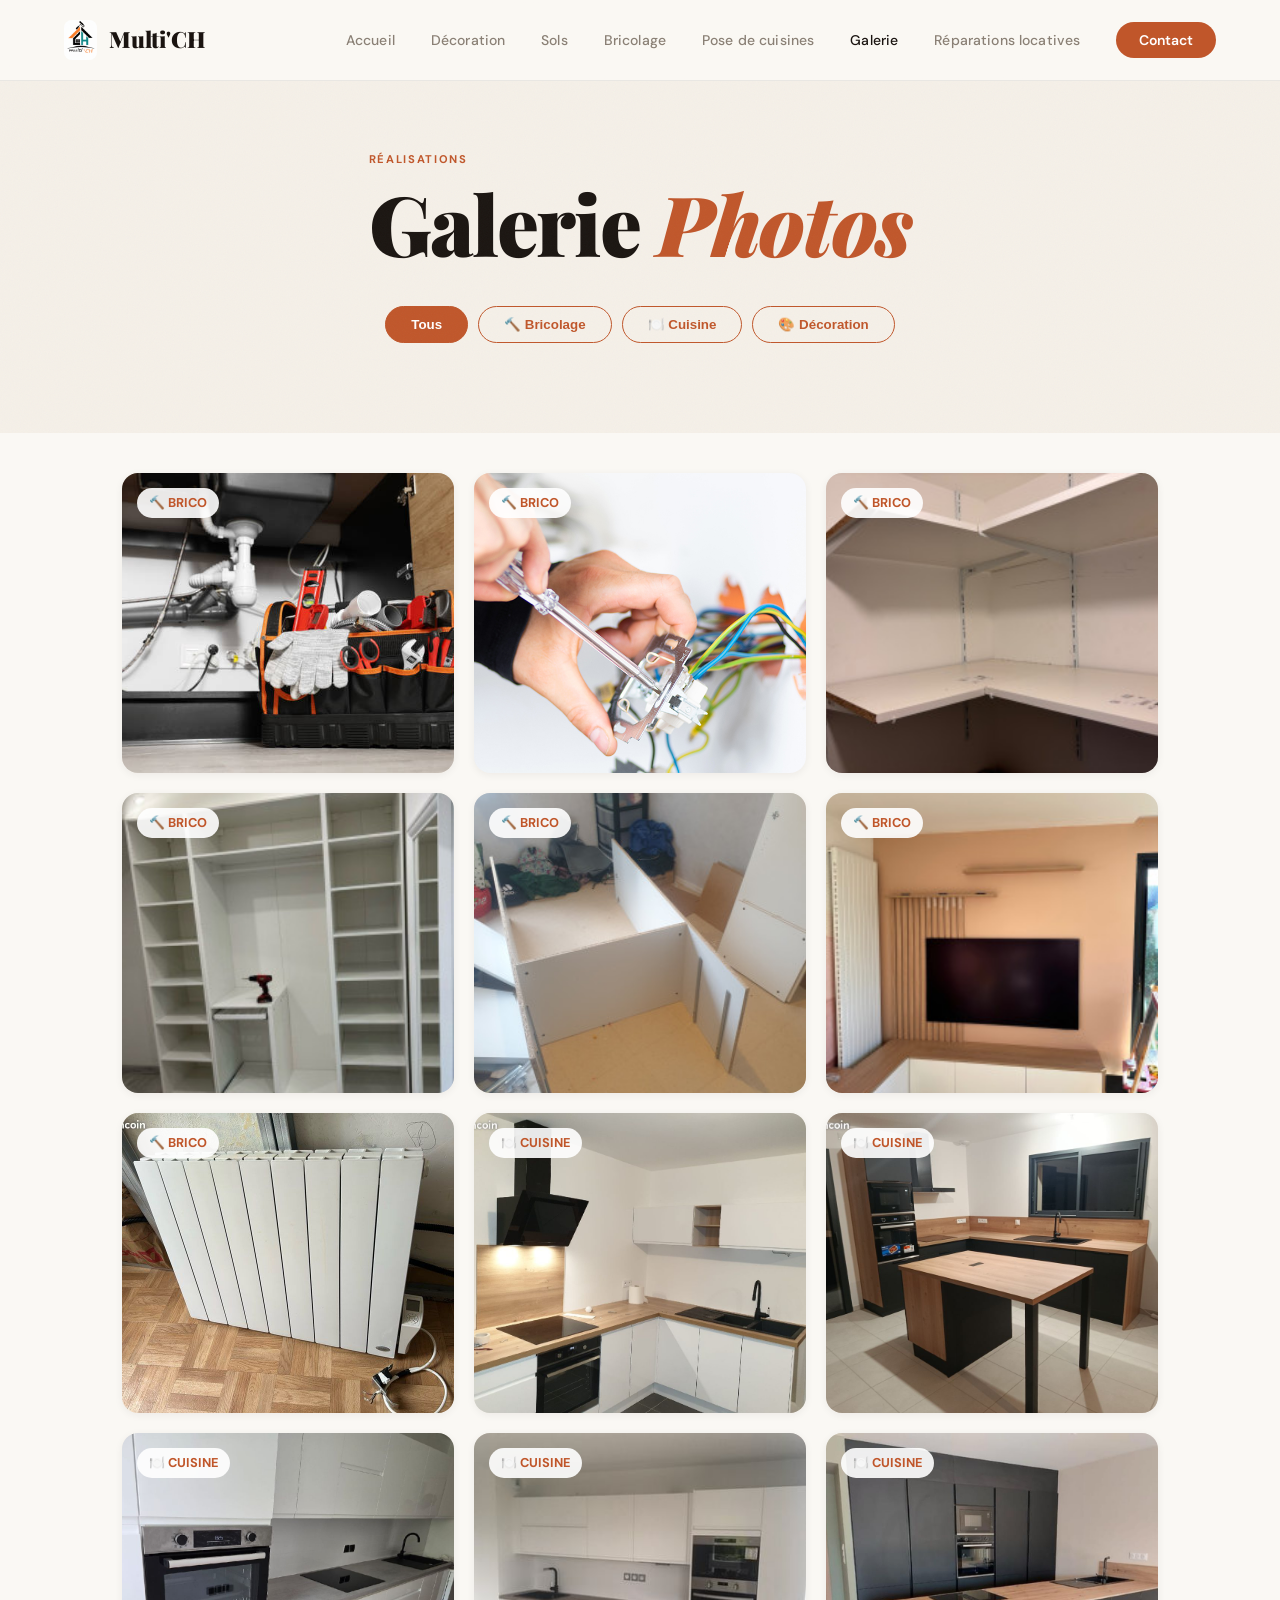
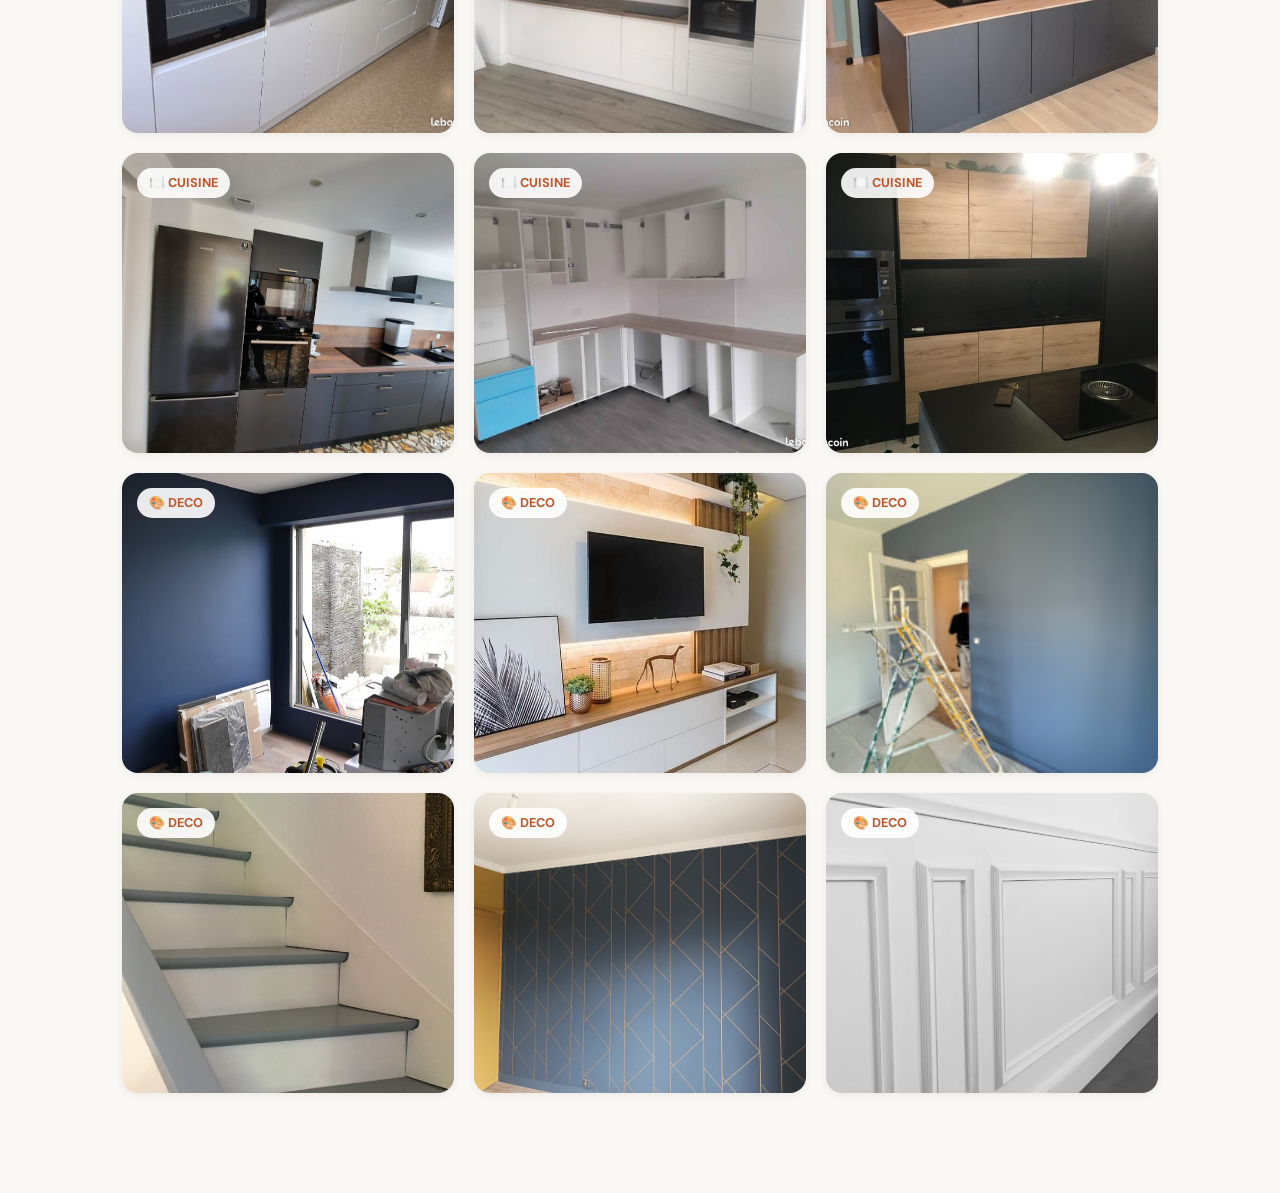
<file: galerie.html>
<!DOCTYPE html>
<html lang="fr">
<head>
    <meta charset="UTF-8">
    <meta name="viewport" content="width=device-width, initial-scale=1.0">
    <title>Galerie — Multi'CH Le Havre</title>
    <meta property="og:url" content="https://multich.fr/galerie">
    <link rel="preconnect" href="https://fonts.googleapis.com">
    <link href="https://fonts.googleapis.com/css2?family=Playfair+Display:ital,wght@0,700;0,900;1,700&family=DM+Sans:wght@300;400;500;600&display=swap" rel="stylesheet">
    <link rel="stylesheet" href="style.css">
    <link rel="canonical" href="https://multich.fr/galerie">
    <style>
        /* Styles spécifiques pour l'éclat de la galerie */
        .gallery-grid {
            display: grid;
            grid-template-columns: repeat(auto-fill, minmax(300px, 1fr));
            gap: 20px;
            margin-top: 40px;
        }
        .gallery-card {
            position: relative;
            height: 300px;
            border-radius: var(--radius-md);
            overflow: hidden;
            background: var(--sand);
            box-shadow: var(--shadow-sm);
            transition: transform 0.4s ease;
        }
        .gallery-card:hover { transform: translateY(-10px); }
        .gallery-card img { width: 100%; height: 100%; object-fit: cover; }
        
        .gallery-badge {
            position: absolute; top: 15px; left: 15px;
            background: rgba(255,255,255,0.9);
            padding: 5px 12px; border-radius: 50px;
            font-weight: 700; font-size: 0.8rem; color: var(--rust);
            z-index: 2;
        }
        .filter-container {
            display: flex; justify-content: center; gap: 10px;
            margin: 40px 0; flex-wrap: wrap;
        }
        .filter-btn {
            padding: 10px 25px; border-radius: 50px; border: 1px solid var(--rust);
            background: transparent; color: var(--rust); font-weight: 600;
            cursor: pointer; transition: 0.3s;
        }
        .filter-btn.active, .filter-btn:hover {
            background: var(--rust); color: white;
        }
    </style>
</head>
<body>

<header>
    <nav class="nav">
        <a href="/" class="nav-logo">
            <img src="/1768680134589.jpg" alt="Logo"> Multi'CH
        </a>
        <ul class="nav-links">
            <li><a href="/">Accueil</a></li>
            <li><a href="/decoration">Décoration</a></li>
            <li><a href="/revetements-de-sol">Sols</a></li>
            <li><a href="/bricolage">Bricolage</a></li>
            <li><a href="/cuisine">Pose de cuisines</a></li>
            <li><a href="/galerie" class="active">Galerie</a></li>
            <li><a href="/reparations">Réparations locatives</a></li>
            <li><a href="/contact" class="nav-cta">Contact</a></li>
        </ul>
        <button class="nav-toggle"><span></span><span></span><span></span></button>
    </nav>
</header>

<div class="nav-mobile">
    <ul class="nav-mobile-links">
        <li><a href="/">Accueil</a></li>
        <li><a href="/decoration">Décoration</a></li>
        <li><a href="/revetements-de-sol">Sols</a></li>
        <li><a href="/bricolage">Bricolage</a></li>
        <li><a href="/cuisine">Cuisines</a></li>
        <li><a href="/galerie" class="active">Galerie</a></li>
        <li><a href="/reparations">Réparations locatives</a></li>
        <li><a href="/contact" class="nav-mobile-cta">Contact</a></li>
    </ul>
</div>

<section class="hero" style="padding-top: 150px; min-height: auto; padding-bottom: 50px;">
    <div class="container">
        <p class="section-label">Réalisations</p>
        <h1>Galerie <em>Photos</em></h1>
        
        <div class="filter-container">
            <button class="filter-btn active" onclick="filterGallery('all', this)">Tous</button>
            <button class="filter-btn" onclick="filterGallery('brico', this)">🔨 Bricolage</button>
            <button class="filter-btn" onclick="filterGallery('cuisine', this)">🍽️ Cuisine</button>
            <button class="filter-btn" onclick="filterGallery('deco', this)">🎨 Décoration</button>
        </div>
    </div>
</section>

<div class="container" style="margin-bottom: 100px;">
    <div class="gallery-grid" id="galleryGrid">
        </div>
</div>

<script>
    // LISTE DE TOUTES VOS IMAGES RÉELLES
    const myImages = [
        // BRICOLAGE (1 à 7)
        { src: "images/brico1.jpg", cat: "brico", title: "Travaux de bricolage" },
        { src: "images/brico2.jpg", cat: "brico", title: "Réparation technique" },
        { src: "images/brico3.jpg", cat: "brico", title: "Installation" },
        { src: "images/brico4.jpg", cat: "brico", title: "Montage" },
        { src: "images/brico5.jpg", cat: "brico", title: "Ajustements" },
        { src: "images/brico6.jpg", cat: "brico", title: "Finitions" },
        { src: "images/brico7.jpg", cat: "brico", title: "Service bricolage" },
        // CUISINE (1 à 8)
        { src: "images/cuisine1.jpg", cat: "cuisine", title: "Pose de cuisine" },
        { src: "images/cuisine2.jpg", cat: "cuisine", title: "Installation éléments" },
        { src: "images/cuisine3.jpg", cat: "cuisine", title: "Plan de travail" },
        { src: "images/cuisine4.jpg", cat: "cuisine", title: "Électroménager" },
        { src: "images/cuisine5.jpg", cat: "cuisine", title: "Aménagement cuisine" },
        { src: "images/cuisine6.jpg", cat: "cuisine", title: "Cuisine équipée" },
        { src: "images/cuisine7.jpg", cat: "cuisine", title: "Rénovation cuisine" },
        { src: "images/cuisine8.jpg", cat: "cuisine", title: "Finition cuisine" },
        // DECORATION (1 à 6)
        { src: "images/deco1.jpg", cat: "deco", title: "Peinture murale" },
        { src: "images/deco2.jpg", cat: "deco", title: "Décoration intérieure" },
        { src: "images/deco3.jpg", cat: "deco", title: "Papier peint" },
        { src: "images/deco4.jpg", cat: "deco", title: "Revêtement" },
        { src: "images/deco5.jpg", cat: "deco", title: "Peinture plafonds" },
        { src: "images/deco6.jpg", cat: "deco", title: "Ambiance déco" }
    ];

    function filterGallery(category, btn) {
        // Gérer les boutons
        document.querySelectorAll('.filter-btn').forEach(b => b.classList.remove('active'));
        btn.classList.add('active');

        const grid = document.getElementById('galleryGrid');
        grid.innerHTML = '';

        const filtered = category === 'all' ? myImages : myImages.filter(img => img.cat === category);

        filtered.forEach(img => {
            const emoji = img.cat === 'brico' ? '🔨' : (img.cat === 'cuisine' ? '🍽️' : '🎨');
            grid.innerHTML += `
                <div class="gallery-card" data-reveal>
                    <div class="gallery-badge">${emoji} ${img.cat.toUpperCase()}</div>
                    <img src="${img.src}" alt="${img.title}" onerror="this.src='https://picsum.photos/400/300?sig=${Math.random()}'">
                </div>
            `;
        });
        
        // Relancer l'animation reveal
        document.querySelectorAll('[data-reveal]').forEach(el => observer.observe(el));
    }

    // Menu Mobile
    const toggle = document.querySelector('.nav-toggle');
    const mobileMenu = document.querySelector('.nav-mobile');
    toggle.addEventListener('click', () => {
        toggle.classList.toggle('open');
        mobileMenu.classList.toggle('open');
        document.body.classList.toggle('nav-open');
    });

    // Reveal Animation
    const observer = new IntersectionObserver((entries) => {
        entries.forEach(e => { if (e.isIntersecting) e.target.classList.add('visible'); });
    }, { threshold: 0.1 });

    // Lancer au démarrage
    filterGallery('all', document.querySelector('.filter-btn.active'));
</script>

</body>
</html>
</file>
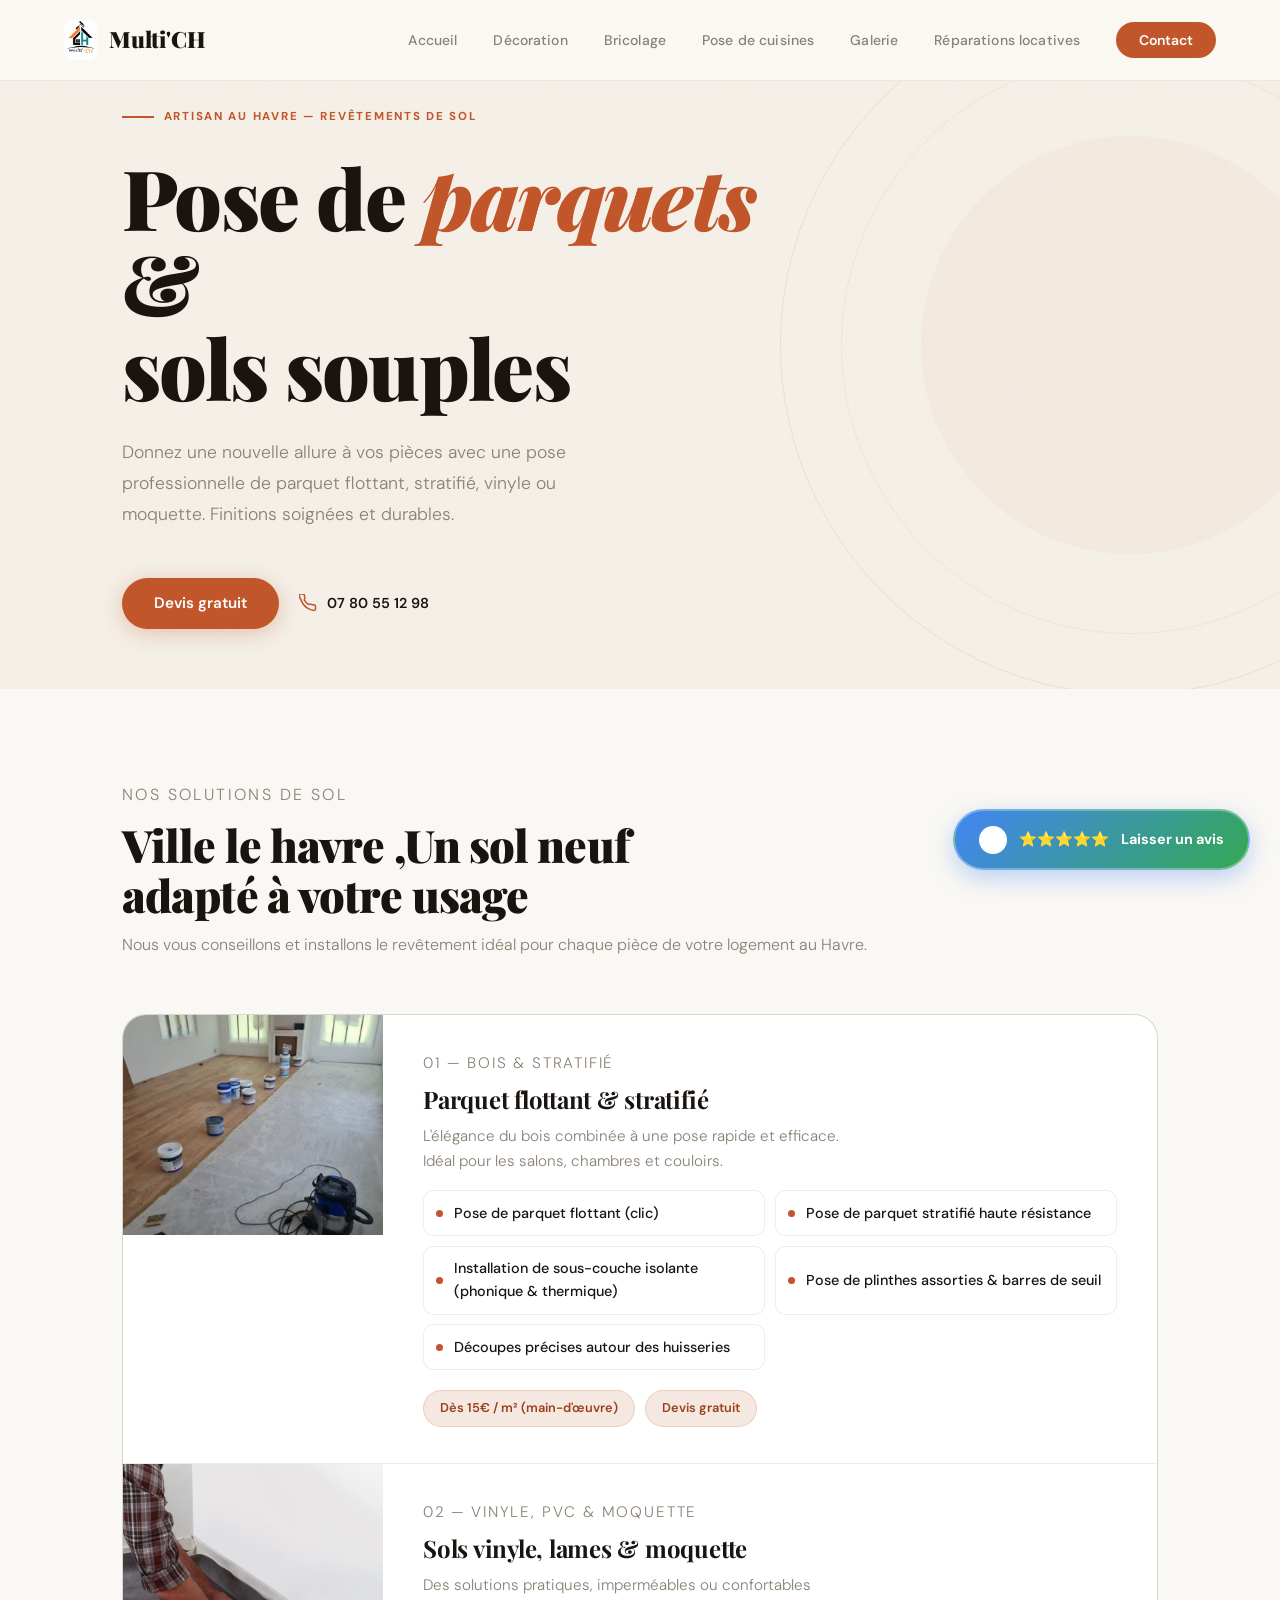
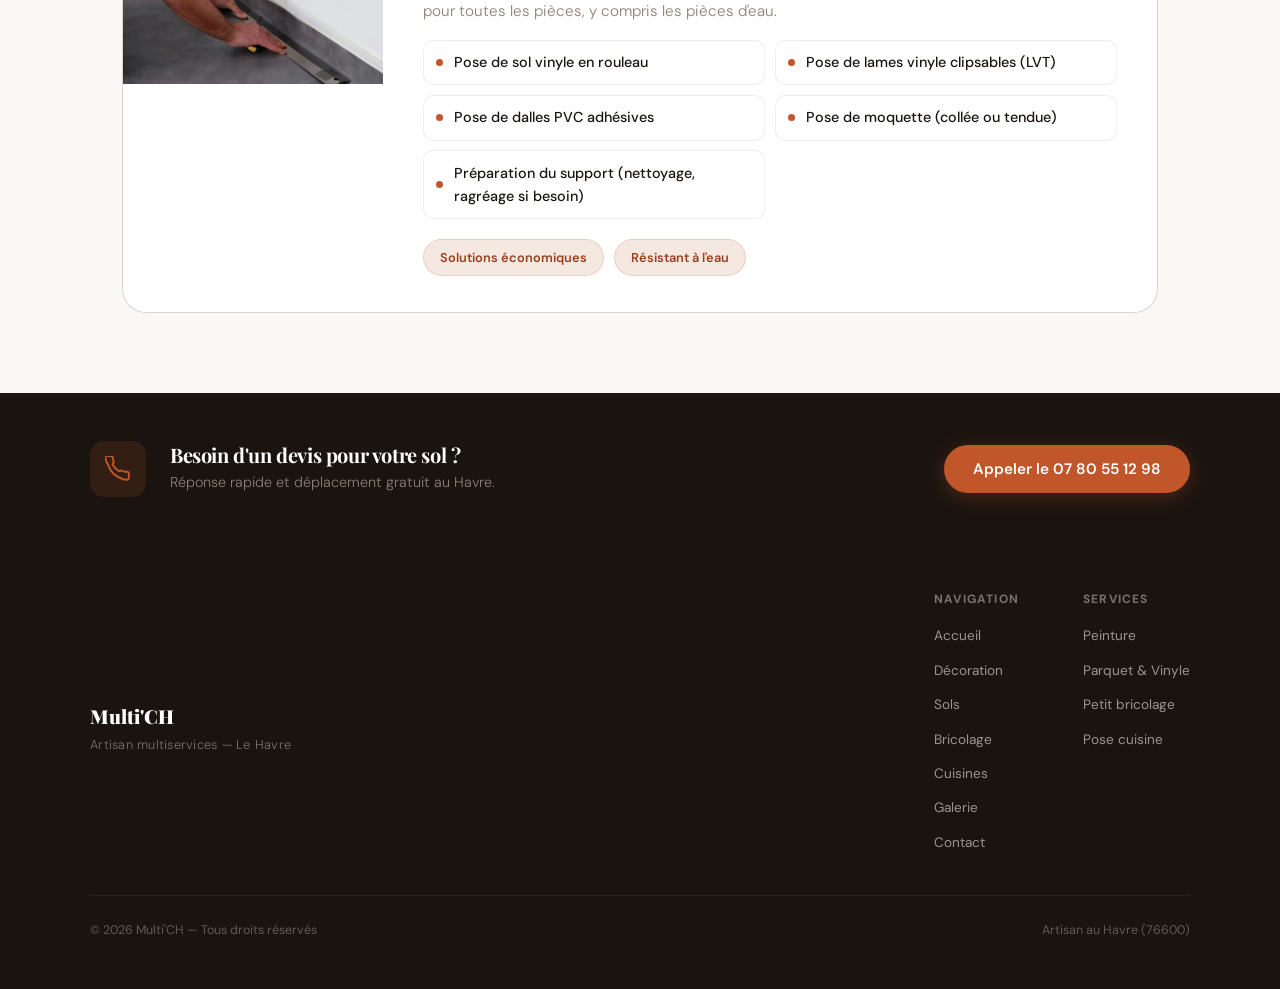
<file: revetements-de-sol.html>
<!DOCTYPE html>
<html lang="fr">
<head>
    <meta charset="UTF-8">
    <meta name="viewport" content="width=device-width, initial-scale=1.0">
    <meta name="description" content="Multi'CH — Pose de revêtements de sol au Havre. Parquet flottant, sol vinyle, PVC, moquette et parquet stratifié. Travail soigné et devis gratuit. 07 80 55 12 98">
    <meta name="keywords" content="pose parquet Havre, sol vinyle Le Havre, pose moquette, parquet stratifié, artisan sol 76600, rénovation sol Havre">
    <meta name="robots" content="index, follow">
    <title>Pose de Revêtements de Sol — Multi'CH Le Havre</title>
    <meta property="og:url" content="https://multich.fr/revetements-de-sol">
    <link rel="icon" href="favicon.ico" type="image/x-icon">
    <link rel="preconnect" href="https://fonts.googleapis.com">
    <link href="https://fonts.googleapis.com/css2?family=Playfair+Display:ital,wght@0,700;0,900;1,700&family=DM+Sans:wght@300;400;500;600&display=swap" rel="stylesheet">
    <link rel="stylesheet" href="style.css">
    <link rel="canonical" href="https://multich.fr/revetements-de-sol">
</head>
<body>

<!-- ══════════════════════════════════════════
     NAVIGATION
     ══════════════════════════════════════════ -->
<header>
    <nav class="nav">
        <a href="/" class="nav-logo">
            <img src="/1768680134589.jpg" alt="Multi'CH Logo">
            Multi'CH
        </a>

        <!-- Liens desktop -->
        <ul class="nav-links">
            <li><a href="/">Accueil</a></li>
            <li><a href="/decoration">Décoration</a></li>
            <li><a href="/bricolage">Bricolage</a></li>
            <li><a href="/cuisine">Pose de cuisines</a></li>
            <li><a href="/galerie">Galerie</a></li>
            <li><a href="/reparations">Réparations locatives</a></li>
            <li><a href="/contact" class="nav-cta">Contact</a></li>
        </ul>

        <!-- Burger mobile -->
        <button class="nav-toggle" aria-label="Ouvrir le menu" aria-expanded="false">
            <span></span>
            <span></span>
            <span></span>
        </button>
    </nav>
</header>

<!-- Overlay menu mobile -->
<div class="nav-mobile" role="dialog" aria-label="Menu de navigation">
    <ul class="nav-mobile-links">
        <li><a href="/">Accueil</a></li>
        <li><a href="/decoration">Décoration</a></li>
        <li><a href="/bricolage">Bricolage</a></li>
        <li><a href="/cuisine">Pose de cuisines</a></li>
        <li><a href="/galerie">Galerie</a></li>
        <li><a href="/reparations">Réparations locatives</a></li>
        <li><a href="/contact" class="nav-mobile-cta">Contact</a></li>
    </ul>
    <div class="nav-mobile-footer">
        <svg width="16" height="16" viewBox="0 0 24 24" fill="none" stroke="currentColor" stroke-width="2" stroke-linecap="round" stroke-linejoin="round">
            <path d="M22 16.92v3a2 2 0 01-2.18 2 19.79 19.79 0 01-8.63-3.07A19.5 19.5 0 013.07 8.63a19.79 19.79 0 01-3.07-8.6A2 2 0 012.18 0h3a2 2 0 012 1.72c.127.96.361 1.903.7 2.81a2 2 0 01-.45 2.11L6.91 7.91a16 16 0 006.09 6.09l1.27-.53a2 2 0 012.11.45c.907.339 1.85.573 2.81.7A2 2 0 0122 16.92z"/>
        </svg>
        07 80 55 12 98
    </div>
</div>


<!-- ══════════════════════════════════════════
     HERO
     ══════════════════════════════════════════ -->
<section class="hero" style="min-height: 60vh; padding-top: 100px; padding-bottom: 60px;">
    <div class="hero-circle"></div>

    <div class="hero-grid" style="grid-template-columns: 1fr;">
        <div class="hero-content">
            <p class="hero-eyebrow" data-reveal>Artisan au Havre — Revêtements de sol</p>

            <h1 data-reveal data-reveal-delay="1">
                Pose de <em>parquets</em> &amp;<br>sols souples
            </h1>

            <p class="hero-desc" data-reveal data-reveal-delay="2">
                Donnez une nouvelle allure à vos pièces avec une pose professionnelle de parquet flottant, stratifié, vinyle ou moquette. Finitions soignées et durables.
            </p>

            <div class="hero-actions" data-reveal data-reveal-delay="3">
                <a href="/contact" class="btn btn-primary">Devis gratuit</a>
                <a href="tel:0780551298" class="hero-tel">
                    <svg width="18" height="18" viewBox="0 0 24 24" fill="none" stroke="currentColor" stroke-width="2" stroke-linecap="round" stroke-linejoin="round">
                        <path d="M22 16.92v3a2 2 0 01-2.18 2 19.79 19.79 0 01-8.63-3.07A19.5 19.5 0 013.07 8.63a19.79 19.79 0 01-3.07-8.6A2 2 0 012.18 0h3a2 2 0 012 1.72c.127.96.361 1.903.7 2.81a2 2 0 01-.45 2.11L6.91 7.91a16 16 0 006.09 6.09l1.27-.53a2 2 0 012.11.45c.907.339 1.85.573 2.81.7A2 2 0 0122 16.92z"/>
                    </svg>
                    07 80 55 12 98
                </a>
            </div>
        </div>
    </div>
</section>


<!-- ══════════════════════════════════════════
     PRESTATIONS
     ══════════════════════════════════════════ -->
<div class="section" id="services">
    <div class="section-header" data-reveal>
        <p class="section-label">Nos solutions de sol</p>
        <h2>Ville le havre ,Un sol neuf <br>adapté à votre usage</h2>
        <p>Nous vous conseillons et installons le revêtement idéal pour chaque pièce de votre logement au Havre.</p>
    </div>

    <div class="services-list">

        <!-- Carte 1 : Parquets -->
        <div class="svc-card" data-reveal>
            <div class="svc-img-wrap">
                <img src="images/parquet.jpg" alt="Pose de parquet"
                     onerror="this.outerHTML='<div class=placeholder><svg width=52 height=52 viewBox=\'0 0 24 24\' fill=\'none\' stroke=\'var(--rust)\' stroke-width=\'1.2\' stroke-linecap=\'round\' stroke-linejoin=\'round\'><path d=\'M3 9l9-7 9 7v11a2 2 0 01-2 2H5a2 2 0 01-2-2z\'/><polyline points=\'9 22 9 12 15 12 15 22\'/></svg></div>'">
            </div>
            <div class="svc-body">
                <p class="svc-number">01 — Bois & Stratifié</p>
                <h3>Parquet flottant &amp; stratifié</h3>
                <p>L'élégance du bois combinée à une pose rapide et efficace. Idéal pour les salons, chambres et couloirs.</p>
                <div class="dot-list" style="margin-top: 1rem;">
                    <div class="dot-item"><span class="dot"></span>Pose de parquet flottant (clic)</div>
                    <div class="dot-item"><span class="dot"></span>Pose de parquet stratifié haute résistance</div>
                    <div class="dot-item"><span class="dot"></span>Installation de sous-couche isolante (phonique & thermique)</div>
                    <div class="dot-item"><span class="dot"></span>Pose de plinthes assorties & barres de seuil</div>
                    <div class="dot-item"><span class="dot"></span>Découpes précises autour des huisseries</div>
                </div>
                <div style="margin-top: 1.25rem; display: flex; gap: .6rem; flex-wrap: wrap;">
                    <span style="display:inline-flex;align-items:center;gap:.5rem;background:var(--rust-pale);border:1px solid rgba(192,86,42,.18);border-radius:var(--radius-pill);padding:.45rem 1rem;font-size:.8rem;font-weight:600;color:var(--rust-dark);">
                        Dès 15€ / m² (main-d'œuvre)
                    </span>
                    <span style="display:inline-flex;align-items:center;gap:.5rem;background:var(--rust-pale);border:1px solid rgba(192,86,42,.18);border-radius:var(--radius-pill);padding:.45rem 1rem;font-size:.8rem;font-weight:600;color:var(--rust-dark);">
                        Devis gratuit
                    </span>
                </div>
            </div>
        </div>

        <!-- Carte 2 : Sols souples -->
        <div class="svc-card" data-reveal data-reveal-delay="1">
            <div class="svc-img-wrap">
                <img src="images/sol-vinyle.jpg" alt="Pose de sol vinyle et PVC"
                     onerror="this.outerHTML='<div class=placeholder><svg width=52 height=52 viewBox=\'0 0 24 24\' fill=\'none\' stroke=\'var(--rust)\' stroke-width=\'1.2\' stroke-linecap=\'round\' stroke-linejoin=\'round\'><rect x=\'3\' y=\'3\' width=\'18\' height=\'18\' rx=\'2\'/><path d=\'M3 9h18M9 3v18\'/></svg></div>'">
            </div>
            <div class="svc-body">
                <p class="svc-number">02 — Vinyle, PVC & Moquette</p>
                <h3>Sols vinyle, lames &amp; moquette</h3>
                <p>Des solutions pratiques, imperméables ou confortables pour toutes les pièces, y compris les pièces d'eau.</p>
                <div class="dot-list" style="margin-top: 1rem;">
                    <div class="dot-item"><span class="dot"></span>Pose de sol vinyle en rouleau</div>
                    <div class="dot-item"><span class="dot"></span>Pose de lames vinyle clipsables (LVT)</div>
                    <div class="dot-item"><span class="dot"></span>Pose de dalles PVC adhésives</div>
                    <div class="dot-item"><span class="dot"></span>Pose de moquette (collée ou tendue)</div>
                    <div class="dot-item"><span class="dot"></span>Préparation du support (nettoyage, ragréage si besoin)</div>
                </div>
                <div style="margin-top: 1.25rem; display: flex; gap: .6rem; flex-wrap: wrap;">
                    <span style="display:inline-flex;align-items:center;gap:.5rem;background:var(--rust-pale);border:1px solid rgba(192,86,42,.18);border-radius:var(--radius-pill);padding:.45rem 1rem;font-size:.8rem;font-weight:600;color:var(--rust-dark);">
                        Solutions économiques
                    </span>
                    <span style="display:inline-flex;align-items:center;gap:.5rem;background:var(--rust-pale);border:1px solid rgba(192,86,42,.18);border-radius:var(--radius-pill);padding:.45rem 1rem;font-size:.8rem;font-weight:600;color:var(--rust-dark);">
                        Résistant à l'eau
                    </span>
                </div>
            </div>
        </div>

    </div>
</div>


<!-- ══════════════════════════════════════════
     BANDEAU APPEL
     ══════════════════════════════════════════ -->
<div style="background: var(--ink); padding: 3rem var(--gap);" data-reveal>
    <div style="max-width: var(--container); margin: 0 auto; display: flex; align-items: center; justify-content: space-between; gap: 2rem; flex-wrap: wrap;">
        <div style="display: flex; align-items: center; gap: 1.5rem;">
            <div style="width:56px;height:56px;background:rgba(192,86,42,.15);border-radius:14px;display:flex;align-items:center;justify-content:center;color:var(--rust);flex-shrink:0;">
                <svg width="26" height="26" viewBox="0 0 24 24" fill="none" stroke="currentColor" stroke-width="1.8" stroke-linecap="round" stroke-linejoin="round">
                    <path d="M22 16.92v3a2 2 0 01-2.18 2 19.79 19.79 0 01-8.63-3.07A19.5 19.5 0 013.07 8.63a19.79 19.79 0 01-3.07-8.6A2 2 0 012.18 0h3a2 2 0 012 1.72c.127.96.361 1.903.7 2.81a2 2 0 01-.45 2.11L6.91 7.91a16 16 0 006.09 6.09l1.27-.53a2 2 0 012.11.45c.907.339 1.85.573 2.81.7A2 2 0 0122 16.92z"/>
                </svg>
            </div>
            <div>
                <h3 style="color:var(--white); font-size: 1.25rem; margin-bottom: .25rem;">Besoin d'un devis pour votre sol ?</h3>
                <p style="color:var(--stone); font-size: .9rem;">Réponse rapide et déplacement gratuit au Havre.</p>
            </div>
        </div>
        <a href="tel:0780551298" class="btn btn-primary" style="padding: .75rem 1.8rem;">Appeler le 07 80 55 12 98</a>
    </div>
</div>


<!-- ══════════════════════════════════════════
     FOOTER
     ══════════════════════════════════════════ -->
<footer>
    <div class="footer-inner">
        <div class="footer-brand">
            Multi'CH
            <span>Artisan multiservices — Le Havre</span>
        </div>
        <div class="footer-links-group">
            <div class="footer-col">
                <h4>Navigation</h4>
                <ul>
                    <li><a href="/">Accueil</a></li>
                    <li><a href="/decoration">Décoration</a></li>
                    <li><a href="/revetements-de-sol">Sols</a></li>
                    <li><a href="/bricolage">Bricolage</a></li>
                    <li><a href="/cuisine">Cuisines</a></li>
                    <li><a href="/galerie">Galerie</a></li>
                    <li><a href="/contact">Contact</a></li>
                </ul>
            </div>
            <div class="footer-col">
                <h4>Services</h4>
                <ul>
                    <li><a href="/decoration">Peinture</a></li>
                    <li><a href="/revetements-de-sol">Parquet & Vinyle</a></li>
                    <li><a href="/bricolage">Petit bricolage</a></li>
                    <li><a href="/cuisine">Pose cuisine</a></li>
                </ul>
            </div>
        </div>
    </div>
    <div class="footer-bottom">
        <p>© 2026 Multi'CH — Tous droits réservés</p>
        <p>Artisan au Havre (76600)</p>
    </div>
</footer>

<!-- Bouton flottant Google -->
<div class="google-review-floating">
    <a href="https://g.page/r/CZeWXXByZa6vEAE/review" target="_blank" rel="noopener noreferrer" class="google-review-btn">
        <div class="google-icon">G</div>
        <div class="stars">⭐⭐⭐⭐⭐</div>
        <span class="btn-text">Laisser un avis</span>
    </a>
</div>

<!-- SCRIPTS -->
<script>
    // Scroll Reveal
    const observer = new IntersectionObserver((entries) => {
        entries.forEach(e => { if (e.isIntersecting) e.target.classList.add('visible'); });
    }, { threshold: 0.08, rootMargin: '0px 0px -40px 0px' });
    document.querySelectorAll('[data-reveal]').forEach(el => observer.observe(el));

    // Menu Mobile
    const toggle = document.querySelector('.nav-toggle');
    const mobileMenu = document.querySelector('.nav-mobile');

    if (toggle && mobileMenu) {
        toggle.addEventListener('click', () => {
            const isOpen = toggle.classList.toggle('open');
            mobileMenu.classList.toggle('open', isOpen);
            document.body.classList.toggle('nav-open', isOpen);
        });

        document.querySelectorAll('.nav-mobile-links a').forEach(link => {
            link.addEventListener('click', () => {
                toggle.classList.remove('open');
                mobileMenu.classList.remove('open');
                document.body.classList.remove('nav-open');
            });
        });
    }
</script>

</body>
</html>
</file>
<file: style.css>
/* ============================================================
   MULTI'CH — Feuille de style globale (fusionnée)
   ============================================================ */


/* ============================================================
   1. TOKENS (variables CSS)
   ============================================================ */
:root {
    --ink:         #1a1410;
    --sand:        #f5f0e8;
    --cream:       #faf8f4;
    --rust:        #c0562a;
    --rust-dark:   #9a3f1c;
    --rust-pale:   #f5e8e0;
    --stone:       #8a8075;
    --white:       #ffffff;

    --f-display: 'Playfair Display', Georgia, serif;
    --f-body:    'DM Sans', sans-serif;

    --section-py:  5rem;
    --container:   1100px;
    --gap:         2rem;

    --ease-out:    cubic-bezier(0.22, 1, 0.36, 1);
    --shadow-sm:   0 2px 8px rgba(26,20,16,.06);
    --shadow-md:   0 8px 32px rgba(26,20,16,.10);
    --shadow-lg:   0 20px 60px rgba(26,20,16,.14);
    --radius-sm:   10px;
    --radius-md:   16px;
    --radius-lg:   24px;
    --radius-pill: 100px;
}


/* ============================================================
   2. RESET
   ============================================================ */
*, *::before, *::after {
    margin: 0;
    padding: 0;
    box-sizing: border-box;
}

html { scroll-behavior: smooth; }

body {
    font-family: var(--f-body);
    font-size: 1rem;
    line-height: 1.6;
    color: var(--ink);
    background-color: var(--cream);
    overflow-x: hidden;
    -webkit-font-smoothing: antialiased;
}

img { display: block; max-width: 100%; }
a { text-decoration: none; color: inherit; }
ul { list-style: none; }


/* ============================================================
   3. NAVIGATION (desktop + mobile)
   ============================================================ */
.nav {
    position: fixed;
    top: 0; left: 0; right: 0;
    z-index: 100;
    display: flex;
    align-items: center;
    justify-content: space-between;
    padding: 1.25rem 4rem;
    background: rgba(250,248,244,.95);
    backdrop-filter: blur(14px);
    -webkit-backdrop-filter: blur(14px);
    border-bottom: 1px solid rgba(26,20,16,.07);
    transition: padding .3s var(--ease-out);
}

.nav-logo {
    display: flex;
    align-items: center;
    gap: .75rem;
    font-family: var(--f-display);
    font-size: 1.4rem;
    font-weight: 900;
    color: var(--ink);
    letter-spacing: -.01em;
    z-index: 101;
}

.nav-logo img { height: 40px; border-radius: 8px; }

/* Liens desktop */
.nav-links {
    display: flex;
    align-items: center;
    gap: 2.25rem;
}

.nav-links a {
    font-size: .875rem;
    font-weight: 500;
    color: var(--stone);
    transition: color .2s;
    letter-spacing: .01em;
}

.nav-links a:hover,
.nav-links a.active { color: var(--ink); }

.nav-cta {
    background: var(--rust) !important;
    color: var(--white) !important;
    padding: .55rem 1.4rem;
    border-radius: var(--radius-pill);
    font-weight: 600 !important;
    transition: background .2s, transform .2s !important;
}

.nav-cta:hover {
    background: var(--rust-dark) !important;
    transform: translateY(-1px);
}

/* ── Hamburger (mobile) ── */
.nav-toggle {
    display: none;
    flex-direction: column;
    justify-content: center;
    align-items: center;
    gap: 5px;
    width: 42px;
    height: 42px;
    background: none;
    border: none;
    cursor: pointer;
    z-index: 101;
    padding: 4px;
    border-radius: var(--radius-sm);
    transition: background .2s;
}

.nav-toggle:hover { background: rgba(26,20,16,.06); }

.nav-toggle span {
    display: block;
    width: 22px;
    height: 2px;
    background: var(--ink);
    border-radius: 2px;
    transition: transform .3s var(--ease-out), opacity .2s, width .3s;
    transform-origin: center;
}

/* État ouvert */
.nav-toggle.open span:nth-child(1) { transform: translateY(7px) rotate(45deg); }
.nav-toggle.open span:nth-child(2) { opacity: 0; width: 0; }
.nav-toggle.open span:nth-child(3) { transform: translateY(-7px) rotate(-45deg); }

/* ── Menu mobile overlay ── */
.nav-mobile {
    display: none;
    position: fixed;
    top: 0; left: 0; right: 0; bottom: 0;
    background: rgba(250,248,244,.98);
    backdrop-filter: blur(18px);
    -webkit-backdrop-filter: blur(18px);
    z-index: 99;
    flex-direction: column;
    align-items: center;
    justify-content: center;
    gap: 0;
    opacity: 0;
    pointer-events: none;
    transition: opacity .3s var(--ease-out);
}

.nav-mobile.open {
    opacity: 1;
    pointer-events: all;
}

.nav-mobile-links {
    display: flex;
    flex-direction: column;
    align-items: center;
    gap: .25rem;
    width: 100%;
    padding: 0 2rem;
}

.nav-mobile-links a {
    font-family: var(--f-display);
    font-size: clamp(1.6rem, 6vw, 2.2rem);
    font-weight: 700;
    color: var(--ink);
    padding: .75rem 1.5rem;
    border-radius: var(--radius-md);
    width: 100%;
    text-align: center;
    transition: background .2s, color .2s;
    letter-spacing: -.01em;
}

.nav-mobile-links a:hover,
.nav-mobile-links a.active {
    background: var(--rust-pale);
    color: var(--rust);
}

.nav-mobile-cta {
    margin-top: 2rem;
    background: var(--rust) !important;
    color: var(--white) !important;
    border-radius: var(--radius-pill) !important;
    font-family: var(--f-body) !important;
    font-size: 1rem !important;
    font-weight: 600 !important;
    padding: .9rem 2.5rem !important;
    box-shadow: 0 8px 24px rgba(192,86,42,.3);
}

.nav-mobile-cta:hover {
    background: var(--rust-dark) !important;
}

.nav-mobile-footer {
    margin-top: 2.5rem;
    display: flex;
    align-items: center;
    gap: .5rem;
    font-size: .85rem;
    color: var(--stone);
    font-weight: 500;
}

.nav-mobile-footer svg { color: var(--rust); }

/* Empêcher le scroll quand menu ouvert */
body.nav-open { overflow: hidden; }


/* ============================================================
   4. BOUTONS
   ============================================================ */
.btn {
    display: inline-block;
    font-family: var(--f-body);
    font-weight: 600;
    font-size: .95rem;
    padding: .85rem 2rem;
    border-radius: var(--radius-pill);
    cursor: pointer;
    border: none;
    transition: background .2s, transform .2s, box-shadow .2s;
    text-align: center;
}

.btn-primary {
    background: var(--rust);
    color: var(--white);
    box-shadow: 0 4px 20px rgba(192,86,42,.3);
}

.btn-primary:hover {
    background: var(--rust-dark);
    transform: translateY(-2px);
    box-shadow: 0 8px 28px rgba(192,86,42,.38);
}

.btn-outline {
    background: transparent;
    color: var(--rust);
    border: 2px solid var(--rust);
}

.btn-outline:hover {
    background: var(--rust);
    color: var(--white);
    transform: translateY(-2px);
}

.btn-white {
    background: var(--white);
    color: var(--rust);
    box-shadow: 0 4px 20px rgba(0,0,0,.15);
}

.btn-white:hover {
    transform: translateY(-2px);
    box-shadow: 0 8px 28px rgba(0,0,0,.22);
}

.btn-ghost {
    display: inline-flex;
    align-items: center;
    gap: .5rem;
    color: var(--ink);
    font-weight: 500;
    font-size: .95rem;
    background: none;
    border: none;
    padding: 0;
    transition: gap .2s;
    cursor: pointer;
}

.btn-ghost:hover { gap: .8rem; }
.btn-ghost svg { transition: transform .2s; }
.btn-ghost:hover svg { transform: translateX(3px); }


/* ============================================================
   5. LAYOUT UTILITAIRES
   ============================================================ */
.container {
    max-width: var(--container);
    margin: 0 auto;
    padding: 0 var(--gap);
}

.section {
    max-width: var(--container);
    margin: 0 auto;
    padding: var(--section-py) var(--gap);
}

.section-label {
    font-size: .7rem;
    font-weight: 700;
    letter-spacing: .15em;
    text-transform: uppercase;
    color: var(--rust);
    margin-bottom: .75rem;
}

.section-header { margin-bottom: 3.5rem; }

.section-header h2 {
    font-family: var(--f-display);
    font-size: clamp(1.8rem, 3.5vw, 2.8rem);
    font-weight: 900;
    line-height: 1.1;
    color: var(--ink);
    letter-spacing: -.02em;
}

.section-header p {
    margin-top: .75rem;
    color: var(--stone);
    font-size: 1rem;
    font-weight: 300;
}

.bg-sand { background: var(--sand); }
.bg-dark { background: var(--ink); }
.bg-dark .section-label { color: var(--rust); }
.bg-dark h2 { color: var(--white); }


/* ============================================================
   6. TYPOGRAPHIE
   ============================================================ */
h1, h2, h3, h4 {
    font-family: var(--f-display);
    line-height: 1.1;
    letter-spacing: -.02em;
    color: var(--ink);
}

h1 { font-size: clamp(2.4rem, 6vw, 5rem); font-weight: 900; }
h2 { font-size: clamp(1.8rem, 3.5vw, 2.8rem); font-weight: 900; }
h3 { font-size: 1.5rem; font-weight: 700; }
h4 { font-size: 1.1rem; font-weight: 700; }

p { font-weight: 300; color: var(--stone); line-height: 1.7; }
strong { font-weight: 600; color: var(--ink); }


/* ============================================================
   7. COMPOSANTS PARTAGÉS
   ============================================================ */

/* Carte service */
.svc-card {
    display: grid;
    grid-template-columns: 260px 1fr;
    background: var(--white);
    transition: background .25s;
}

.svc-card:hover { background: var(--rust-pale); }

.svc-img-wrap {
    position: relative;
    overflow: hidden;
    height: 220px;
}

.svc-img-wrap img {
    width: 100%;
    height: 100%;
    object-fit: cover;
    transition: transform .5s var(--ease-out);
}

.svc-card:hover .svc-img-wrap img { transform: scale(1.06); }

.svc-img-wrap .placeholder {
    width: 100%;
    height: 100%;
    background: var(--sand);
    display: flex;
    align-items: center;
    justify-content: center;
}

.svc-img-wrap .placeholder svg { opacity: .18; }

.svc-body {
    padding: 2.25rem 2.5rem;
    display: flex;
    flex-direction: column;
    justify-content: center;
}

.svc-number {
    font-size: .7rem;
    font-weight: 700;
    letter-spacing: .12em;
    color: var(--rust);
    text-transform: uppercase;
    margin-bottom: .6rem;
}

.svc-body h3 {
    font-family: var(--f-display);
    font-size: 1.5rem;
    font-weight: 700;
    color: var(--ink);
    margin-bottom: .75rem;
    letter-spacing: -.01em;
}

.svc-body p {
    color: var(--stone);
    font-size: .95rem;
    line-height: 1.65;
    font-weight: 300;
    max-width: 420px;
}

.services-list {
    display: flex;
    flex-direction: column;
    gap: 1.5px;
    border: 1px solid rgba(26,20,16,.1);
    border-radius: var(--radius-lg);
    overflow: hidden;
    background: rgba(26,20,16,.06);
}


/* Galerie mosaïque */
.gallery-mosaic {
    display: grid;
    grid-template-columns: repeat(3, 1fr);
    grid-template-rows: 240px 240px;
    gap: .75rem;
}

.gallery-mosaic .g-item {
    border-radius: var(--radius-md);
    overflow: hidden;
    position: relative;
    background: rgba(255,255,255,.05);
}

.gallery-mosaic .g-item:first-child { grid-column: span 2; }

.gallery-mosaic .g-item img {
    width: 100%;
    height: 100%;
    object-fit: cover;
    transition: transform .5s var(--ease-out), opacity .3s;
    opacity: .85;
}

.gallery-mosaic .g-item:hover img { transform: scale(1.05); opacity: 1; }

.g-item .g-placeholder {
    width: 100%;
    height: 100%;
    background: rgba(255,255,255,.04);
    display: flex;
    align-items: center;
    justify-content: center;
    font-size: .75rem;
    color: rgba(255,255,255,.2);
    letter-spacing: .1em;
    text-transform: uppercase;
}


/* Galerie standard */
.gallery-grid {
    display: grid;
    grid-template-columns: repeat(auto-fill, minmax(280px, 1fr));
    gap: 1rem;
}

.gallery-grid .g-item { height: 240px; border-radius: var(--radius-md); overflow: hidden; }

.gallery-grid .g-item img {
    width: 100%;
    height: 100%;
    object-fit: cover;
    transition: transform .5s var(--ease-out);
}

.gallery-grid .g-item:hover img { transform: scale(1.07); }


/* Bannière CTA */
.cta-banner {
    margin: var(--section-py) var(--gap);
    max-width: var(--container);
    margin-left: auto;
    margin-right: auto;
    background: var(--rust);
    border-radius: var(--radius-lg);
    padding: 4rem;
    display: grid;
    grid-template-columns: 1fr auto;
    gap: 3rem;
    align-items: center;
    position: relative;
    overflow: hidden;
}

.cta-banner::after {
    content: '';
    position: absolute;
    right: -60px; top: -60px;
    width: 280px; height: 280px;
    border-radius: 50%;
    background: rgba(255,255,255,.08);
    pointer-events: none;
}

.cta-banner::before {
    content: '';
    position: absolute;
    left: -40px; bottom: -40px;
    width: 180px; height: 180px;
    border-radius: 50%;
    background: rgba(0,0,0,.08);
    pointer-events: none;
}

.cta-text { position: relative; z-index: 1; }

.cta-text h3 {
    font-family: var(--f-display);
    font-size: clamp(1.6rem, 3vw, 2.4rem);
    font-weight: 900;
    color: var(--white);
    line-height: 1.15;
    margin-bottom: .75rem;
    letter-spacing: -.02em;
}

.cta-text p { color: rgba(255,255,255,.75); font-size: .975rem; font-weight: 300; }
.cta-action { position: relative; z-index: 1; flex-shrink: 0; }


/* Statistiques */
.stats { display: flex; gap: 3rem; margin-top: 2.5rem; flex-wrap: wrap; }

.stat-item h4 {
    font-family: var(--f-display);
    font-size: 2.4rem;
    font-weight: 900;
    color: var(--rust);
    margin-bottom: .2rem;
}

.stat-item p { font-size: .85rem; font-weight: 500; color: var(--stone); margin: 0; }


/* Liste à puces rouille */
.dot-list { display: grid; grid-template-columns: 1fr 1fr; gap: .6rem; }

.dot-item {
    display: flex;
    align-items: center;
    gap: .7rem;
    font-size: .9rem;
    color: var(--ink);
    font-weight: 500;
    padding: .65rem .75rem;
    border-radius: var(--radius-sm);
    background: var(--white);
    border: 1px solid rgba(26,20,16,.07);
    transition: border-color .2s, transform .2s;
}

.dot-item:hover { border-color: var(--rust); transform: translateX(3px); }

.dot-item .dot { width: 7px; height: 7px; border-radius: 50%; background: var(--rust); flex-shrink: 0; }


/* Mini-cartes icône */
.icon-cards { display: grid; grid-template-columns: 1fr 1fr; gap: 1rem; }

.icon-card {
    background: var(--white);
    border-radius: var(--radius-md);
    padding: 1.5rem;
    text-align: center;
    box-shadow: var(--shadow-sm);
    border: 1px solid rgba(26,20,16,.06);
}

.icon-card svg { margin: 0 auto .75rem; color: var(--rust); }
.icon-card span { font-size: .8rem; font-weight: 600; color: var(--stone); display: block; letter-spacing: .02em; }


/* Bouton flottant Google Avis */
.google-review-floating { position: fixed; bottom: 30px; right: 30px; z-index: 999; }

.google-review-btn {
    display: flex;
    align-items: center;
    gap: .75rem;
    background: linear-gradient(135deg, #4285f4 0%, #34a853 100%);
    color: var(--white);
    padding: .9rem 1.5rem;
    border-radius: var(--radius-pill);
    font-weight: 700;
    font-size: .9rem;
    box-shadow: 0 8px 24px rgba(66,133,244,.35);
    transition: transform .25s var(--ease-out), box-shadow .25s;
    border: 2px solid rgba(255,255,255,.3);
}

.google-review-btn:hover {
    transform: translateY(-4px) scale(1.04);
    box-shadow: 0 14px 36px rgba(66,133,244,.5);
}

.google-icon {
    width: 28px; height: 28px;
    background: var(--white);
    border-radius: 50%;
    display: flex;
    align-items: center;
    justify-content: center;
    font-size: 1rem;
    flex-shrink: 0;
}

.google-review-btn .stars { display: flex; gap: 1px; font-size: .9rem; }


/* Scroll reveal */
[data-reveal] {
    opacity: 0;
    transform: translateY(28px);
    transition: opacity .7s var(--ease-out), transform .7s var(--ease-out);
}

[data-reveal].visible { opacity: 1; transform: none; }

[data-reveal-delay="1"] { transition-delay: .1s; }
[data-reveal-delay="2"] { transition-delay: .2s; }
[data-reveal-delay="3"] { transition-delay: .3s; }
[data-reveal-delay="4"] { transition-delay: .4s; }
[data-reveal-delay="5"] { transition-delay: .5s; }


/* ============================================================
   8. HERO
   ============================================================ */
.hero {
    min-height: 100vh;
    background: var(--sand);
    display: flex;
    align-items: center;
    padding-top: 80px;
    position: relative;
    overflow: hidden;
}

.hero::before {
    content: '';
    position: absolute;
    inset: 0;
    background-image: url("data:image/svg+xml,%3Csvg viewBox='0 0 512 512' xmlns='http://www.w3.org/2000/svg'%3E%3Cfilter id='n'%3E%3CfeTurbulence type='fractalNoise' baseFrequency='0.75' numOctaves='4' stitchTiles='stitch'/%3E%3C/filter%3E%3Crect width='100%25' height='100%25' filter='url(%23n)' opacity='0.035'/%3E%3C/svg%3E");
    pointer-events: none;
}

.hero-circle {
    position: absolute;
    right: -200px;
    top: 50%;
    transform: translateY(-50%);
    width: 700px; height: 700px;
    border-radius: 50%;
    border: 1px solid rgba(192,86,42,.12);
    pointer-events: none;
}

.hero-circle::before {
    content: '';
    position: absolute;
    inset: 60px;
    border-radius: 50%;
    border: 1px solid rgba(192,86,42,.08);
}

.hero-circle::after {
    content: '';
    position: absolute;
    inset: 140px;
    border-radius: 50%;
    background: rgba(192,86,42,.04);
}

.hero-grid {
    max-width: var(--container);
    margin: 0 auto;
    padding: 0 var(--gap);
    display: grid;
    grid-template-columns: 1.1fr .9fr;
    gap: 5rem;
    align-items: center;
    position: relative;
    z-index: 1;
    width: 100%;
}

.hero-eyebrow {
    display: inline-flex;
    align-items: center;
    gap: .6rem;
    font-size: .72rem;
    font-weight: 700;
    letter-spacing: .15em;
    text-transform: uppercase;
    color: var(--rust);
    margin-bottom: 1.75rem;
}

.hero-eyebrow::before { content: ''; width: 32px; height: 2px; background: var(--rust); }

.hero h1 {
    font-size: clamp(3rem, 6.5vw, 5.5rem);
    line-height: 1.02;
    max-width: 680px;
    margin-bottom: 1.75rem;
    color: var(--ink);
}

.hero h1 em { font-style: italic; color: var(--rust); }

.hero-desc { font-size: 1.1rem; max-width: 460px; margin-bottom: 3rem; line-height: 1.75; }

.hero-actions { display: flex; align-items: center; gap: 1.25rem; flex-wrap: wrap; }

.hero-tel {
    display: flex;
    align-items: center;
    gap: .6rem;
    font-size: .9rem;
    font-weight: 600;
    color: var(--ink);
    transition: color .2s;
}

.hero-tel:hover { color: var(--rust); }
.hero-tel svg { color: var(--rust); }

.hero-photo { position: relative; display: flex; justify-content: center; }

.hero-photo-frame { position: relative; width: 340px; height: 420px; }

.hero-photo-frame img {
    width: 100%;
    height: 100%;
    object-fit: cover;
    border-radius: 200px 200px 24px 24px;
    position: relative;
    z-index: 1;
}

.hero-photo-frame::before {
    content: '';
    position: absolute;
    inset: -16px -16px -16px 16px;
    background: var(--rust-pale);
    border-radius: 200px 200px 24px 24px;
    z-index: 0;
}

.hero-badge {
    position: absolute;
    bottom: 28px; left: -40px;
    background: var(--white);
    border-radius: 16px;
    padding: 1rem 1.25rem;
    box-shadow: var(--shadow-md);
    display: flex;
    align-items: center;
    gap: .85rem;
    z-index: 2;
    border: 1px solid rgba(26,20,16,.06);
}

.badge-icon {
    width: 40px; height: 40px;
    background: var(--rust-pale);
    border-radius: 10px;
    display: flex;
    align-items: center;
    justify-content: center;
    color: var(--rust);
    flex-shrink: 0;
}

.badge-text strong { display: block; font-size: .9rem; font-weight: 700; color: var(--ink); }
.badge-text span { font-size: .75rem; color: var(--stone); font-weight: 400; }

.hero-badge-2 {
    position: absolute;
    top: 20px; right: -30px;
    background: var(--rust);
    border-radius: 16px;
    padding: .85rem 1.1rem;
    box-shadow: 0 8px 24px rgba(192,86,42,.3);
    z-index: 2;
    text-align: center;
}

.hero-badge-2 strong {
    display: block;
    font-family: var(--f-display);
    font-size: 1.6rem;
    font-weight: 900;
    color: var(--white);
    line-height: 1;
}

.hero-badge-2 span { font-size: .7rem; color: rgba(255,255,255,.75); font-weight: 500; letter-spacing: .04em; }


/* ============================================================
   9. SERVICES OVERVIEW (index)
   ============================================================ */
.services-overview {
    padding: var(--section-py) var(--gap);
    max-width: var(--container);
    margin: 0 auto;
}

.services-cards {
    display: grid;
    grid-template-columns: repeat(4, 1fr);
    gap: 1.25rem;
    margin-top: 3.5rem;
}

.srv-card {
    background: var(--white);
    border-radius: var(--radius-lg);
    padding: 2rem 1.75rem;
    border: 1px solid rgba(26,20,16,.07);
    transition: transform .25s var(--ease-out), box-shadow .25s, border-color .25s;
    display: flex;
    flex-direction: column;
    gap: 1.25rem;
    text-decoration: none;
    color: inherit;
}

.srv-card:hover { transform: translateY(-6px); box-shadow: var(--shadow-md); border-color: var(--rust); }

.srv-icon {
    width: 48px; height: 48px;
    background: var(--rust-pale);
    border-radius: 12px;
    display: flex;
    align-items: center;
    justify-content: center;
    color: var(--rust);
    transition: background .25s;
}

.srv-card:hover .srv-icon { background: var(--rust); color: var(--white); }
.srv-card h3 { font-size: 1.1rem; margin: 0; }
.srv-card p { font-size: .875rem; line-height: 1.6; flex: 1; }

.srv-link {
    font-size: .8rem;
    font-weight: 600;
    color: var(--rust);
    display: flex;
    align-items: center;
    gap: .4rem;
    transition: gap .2s;
}

.srv-card:hover .srv-link { gap: .7rem; }


/* ============================================================
   10. SECTION À PROPOS
   ============================================================ */
.about-section { background: var(--ink); padding: var(--section-py) var(--gap); }

.about-inner {
    max-width: var(--container);
    margin: 0 auto;
    display: grid;
    grid-template-columns: 1fr 1fr;
    gap: 6rem;
    align-items: center;
}

.about-deco-side { position: relative; }

.about-deco-side::before {
    content: '10';
    font-family: var(--f-display);
    font-size: 18rem;
    font-weight: 900;
    color: rgba(255,255,255,.03);
    position: absolute;
    top: -4rem; left: -2rem;
    line-height: 1;
    pointer-events: none;
    user-select: none;
}

.about-stats-grid {
    display: grid;
    grid-template-columns: 1fr 1fr;
    gap: 1.5rem;
    position: relative;
    z-index: 1;
}

.about-stat-card {
    background: rgba(255,255,255,.05);
    border: 1px solid rgba(255,255,255,.08);
    border-radius: var(--radius-md);
    padding: 1.75rem 1.5rem;
    transition: background .25s;
}

.about-stat-card:hover { background: rgba(255,255,255,.08); }

.about-stat-card .num {
    font-family: var(--f-display);
    font-size: 2.8rem;
    font-weight: 900;
    color: var(--rust);
    line-height: 1;
    margin-bottom: .4rem;
}

.about-stat-card p { font-size: .85rem; color: rgba(255,255,255,.5); margin: 0; font-weight: 400; }

.about-content { position: relative; z-index: 1; }
.about-content .section-label { color: var(--rust); }
.about-content h2 { color: var(--white); margin-bottom: 1.5rem; }
.about-content p { color: rgba(255,255,255,.55); margin-bottom: 1.25rem; font-size: .975rem; }
.about-content strong { color: rgba(255,255,255,.85); }

.about-signature {
    display: flex;
    align-items: center;
    gap: 1rem;
    margin-top: 2.5rem;
    padding-top: 2rem;
    border-top: 1px solid rgba(255,255,255,.08);
}

.about-avatar { width: 52px; height: 52px; border-radius: 50%; object-fit: cover; border: 2px solid var(--rust); }

.about-avatar-placeholder {
    width: 52px; height: 52px;
    border-radius: 50%;
    background: rgba(192,86,42,.2);
    border: 2px solid var(--rust);
    display: flex;
    align-items: center;
    justify-content: center;
    color: var(--rust);
    font-family: var(--f-display);
    font-weight: 900;
    font-size: 1.2rem;
}

.about-sig-text strong { display: block; color: var(--white); font-size: .95rem; }
.about-sig-text span { font-size: .8rem; color: rgba(255,255,255,.4); }


/* ============================================================
   11. ZONES D'INTERVENTION
   ============================================================ */
.zones-section { padding: var(--section-py) var(--gap); max-width: var(--container); margin: 0 auto; }

.zones-grid {
    display: grid;
    grid-template-columns: repeat(auto-fill, minmax(180px, 1fr));
    gap: .75rem;
    margin-top: 3rem;
}

.zone-chip {
    display: flex;
    align-items: center;
    gap: .65rem;
    padding: .85rem 1rem;
    background: var(--white);
    border: 1px solid rgba(26,20,16,.07);
    border-radius: var(--radius-sm);
    font-size: .875rem;
    font-weight: 500;
    color: var(--ink);
    transition: border-color .2s, background .2s;
}

.zone-chip:hover { border-color: var(--rust); background: var(--rust-pale); }
.zone-chip svg { color: var(--rust); flex-shrink: 0; }


/* ============================================================
   12. TÉMOIGNAGES
   ============================================================ */
.reviews-section { background: var(--sand); padding: var(--section-py) var(--gap); }
.reviews-inner { max-width: var(--container); margin: 0 auto; }

.reviews-grid {
    display: grid;
    grid-template-columns: repeat(3, 1fr);
    gap: 1.25rem;
    margin-top: 3rem;
}

.review-card {
    background: var(--white);
    border-radius: var(--radius-md);
    padding: 1.75rem;
    border: 1px solid rgba(26,20,16,.07);
}

.review-stars { display: flex; gap: 3px; margin-bottom: 1rem; font-size: 1rem; }

.review-text { font-size: .9rem; line-height: 1.7; color: var(--stone); margin-bottom: 1.5rem; font-style: italic; }

.review-author { display: flex; align-items: center; gap: .75rem; }

.review-avatar {
    width: 36px; height: 36px;
    border-radius: 50%;
    background: var(--rust-pale);
    display: flex;
    align-items: center;
    justify-content: center;
    font-family: var(--f-display);
    font-weight: 700;
    font-size: .9rem;
    color: var(--rust);
    flex-shrink: 0;
}

.review-author strong { display: block; font-size: .875rem; color: var(--ink); }
.review-author span { font-size: .75rem; color: var(--stone); }
.reviews-cta { text-align: center; margin-top: 2.5rem; }


/* ============================================================
   13. FOOTER
   ============================================================ */
footer { background: var(--ink); padding: 3rem var(--gap); }

.footer-inner {
    max-width: var(--container);
    margin: 0 auto;
    display: flex;
    align-items: center;
    justify-content: space-between;
    flex-wrap: wrap;
    gap: 1.5rem;
}

.footer-brand { font-family: var(--f-display); font-size: 1.2rem; font-weight: 900; color: var(--white); }

.footer-brand span {
    display: block;
    font-family: var(--f-body);
    font-size: .8rem;
    font-weight: 300;
    color: rgba(255,255,255,.4);
    margin-top: .25rem;
    letter-spacing: .02em;
}

.footer-links-group { display: flex; gap: 4rem; flex-wrap: wrap; }

.footer-col h4 {
    font-family: var(--f-body);
    font-size: .75rem;
    font-weight: 700;
    letter-spacing: .1em;
    text-transform: uppercase;
    color: rgba(255,255,255,.4);
    margin-bottom: 1rem;
}

.footer-col li { margin-bottom: .55rem; }

.footer-col a,
.footer-col span { font-size: .85rem; color: rgba(255,255,255,.55); font-weight: 400; transition: color .2s; }

.footer-col a:hover { color: var(--white); }

.footer-bottom {
    max-width: var(--container);
    margin: 2rem auto 0;
    padding-top: 1.5rem;
    border-top: 1px solid rgba(255,255,255,.07);
    display: flex;
    align-items: center;
    justify-content: space-between;
    flex-wrap: wrap;
    gap: 1rem;
}

.footer-bottom p { font-size: .78rem; color: rgba(255,255,255,.3); font-weight: 400; }


/* ============================================================
   14. RESPONSIVE
   ============================================================ */
@media (max-width: 1024px) {
    .nav { padding: 1rem 2.5rem; }
    .services-cards { grid-template-columns: repeat(2, 1fr); }
}

@media (max-width: 900px) {
    /* Nav : on passe en mode mobile */
    .nav { padding: 1rem 1.5rem; }
    .nav-links { display: none; }          /* masquer les liens desktop */
    .nav-toggle { display: flex; }         /* afficher le burger */
    .nav-mobile { display: flex; }         /* prêt à s'ouvrir */

    /* Cards services */
    .svc-card { grid-template-columns: 1fr; }
    .svc-img-wrap { height: 200px; }

    /* Galerie */
    .gallery-mosaic {
        grid-template-columns: 1fr 1fr;
        grid-template-rows: 180px 180px 180px;
    }
    .gallery-mosaic .g-item:first-child { grid-column: span 1; }

    .cta-banner { grid-template-columns: 1fr; padding: 2.5rem; gap: 2rem; }

    .footer-inner { flex-direction: column; align-items: flex-start; }
    .footer-links-group { gap: 2.5rem; }

    /* Hero */
    .hero-grid {
        grid-template-columns: 1fr;
        text-align: center;
        gap: 4rem;
    }

    .hero-eyebrow { justify-content: center; }
    .hero h1 { margin: 0 auto 1.75rem; }
    .hero-desc { margin: 0 auto 2.5rem; }
    .hero-actions { justify-content: center; }
    .hero-photo { order: -1; }
    .hero-photo-frame { width: 260px; height: 320px; }
    .hero-badge { left: 10px; bottom: 20px; }

    .about-inner { grid-template-columns: 1fr; gap: 4rem; }
    .reviews-grid { grid-template-columns: 1fr 1fr; }
}

@media (max-width: 600px) {
    :root { --section-py: 3rem; --gap: 1.25rem; }

    .dot-list { grid-template-columns: 1fr; }
    .stats { gap: 2rem; }

    .gallery-mosaic {
        grid-template-columns: 1fr;
        grid-template-rows: repeat(6, 180px);
    }

    .google-review-floating { bottom: 18px; right: 18px; }
    .google-review-btn .btn-text { display: none; }
    .google-review-btn { padding: .75rem 1rem; }

    .services-cards { grid-template-columns: 1fr; }
    .reviews-grid { grid-template-columns: 1fr; }
    .about-stats-grid { grid-template-columns: 1fr 1fr; }
}


/* ============================================================
   15. SCRIPT MENU MOBILE (à inclure dans chaque page HTML)
   ============================================================
   Ajoutez ce bloc <script> avant </body> dans vos pages HTML :

   <script>
     const toggle = document.querySelector('.nav-toggle');
     const mobileMenu = document.querySelector('.nav-mobile');
     toggle.addEventListener('click', () => {
       const isOpen = toggle.classList.toggle('open');
       mobileMenu.classList.toggle('open', isOpen);
       document.body.classList.toggle('nav-open', isOpen);
     });
     // Fermer en cliquant un lien
     document.querySelectorAll('.nav-mobile-links a').forEach(link => {
       link.addEventListener('click', () => {
         toggle.classList.remove('open');
         mobileMenu.classList.remove('open');
         document.body.classList.remove('nav-open');
       });

/* ============================================================
   PAGE CONTACT - STYLE COMPLET
   ============================================================ */

.contact-section {
    padding: var(--section-py) 0;
    background: var(--white);
}

.contact-grid {
    max-width: var(--container);
    margin: 0 auto;
    display: grid;
    grid-template-columns: 1fr 1.2fr;
    gap: 4rem;
    padding: 0 1.5rem;
}

.contact-info h3 {
    font-family: var(--f-display);
    font-size: 2.2rem;
    margin-bottom: 1rem;
    color: var(--ink);
}

.contact-details {
    margin-top: 2.5rem;
    display: flex;
    flex-direction: column;
    gap: 1.5rem;
}

.contact-item {
    display: flex;
    align-items: center;
    gap: 1.2rem;
    padding: 1rem;
    background: var(--cream);
    border-radius: var(--radius-sm);
    transition: transform 0.3s;
}

.contact-item:hover {
    transform: translateX(10px);
}

.contact-item .icon-box {
    font-size: 1.5rem;
    background: var(--white);
    width: 50px;
    height: 50px;
    display: flex;
    align-items: center;
    justify-content: center;
    border-radius: 50%;
    box-shadow: var(--shadow-sm);
}

.contact-item strong {
    display: block;
    font-size: 0.9rem;
    text-transform: uppercase;
    letter-spacing: 1px;
    color: var(--stone);
}

.contact-item a, .contact-item span {
    font-size: 1.1rem;
    font-weight: 600;
    color: var(--ink);
    text-decoration: none;
}

/* Formulaire */
.contact-form {
    background: var(--sand);
    padding: 3rem;
    border-radius: var(--radius-md);
}

.form-group {
    margin-bottom: 1.2rem;
}

.form-group label {
    display: block;
    margin-bottom: 0.5rem;
    font-weight: 500;
    font-size: 0.9rem;
}

.form-group input, .form-group select, .form-group textarea {
    width: 100%;
    padding: 0.8rem 1rem;
    border: 1px solid rgba(0,0,0,0.1);
    border-radius: 8px;
    font-family: var(--f-body);
    font-size: 1rem;
}

.btn-submit {
    width: 100%;
    background: var(--rust);
    color: var(--white);
    padding: 1rem;
    border: none;
    border-radius: 8px;
    font-weight: 600;
    font-size: 1.1rem;
    cursor: pointer;
    transition: background 0.3s;
}

.btn-submit:hover {
    background: var(--rust-dark);
}

.form-success {
    display: none;
    padding: 1.5rem;
    background: #d4edda;
    color: #155724;
    border-radius: 8px;
    text-align: center;
    margin-bottom: 1rem;
}

@media (max-width: 768px) {
    .contact-grid { grid-template-columns: 1fr; gap: 2rem; }
    .contact-form { padding: 1.5rem; }
}
     });
   </script>
   ============================================================ */
</file>
